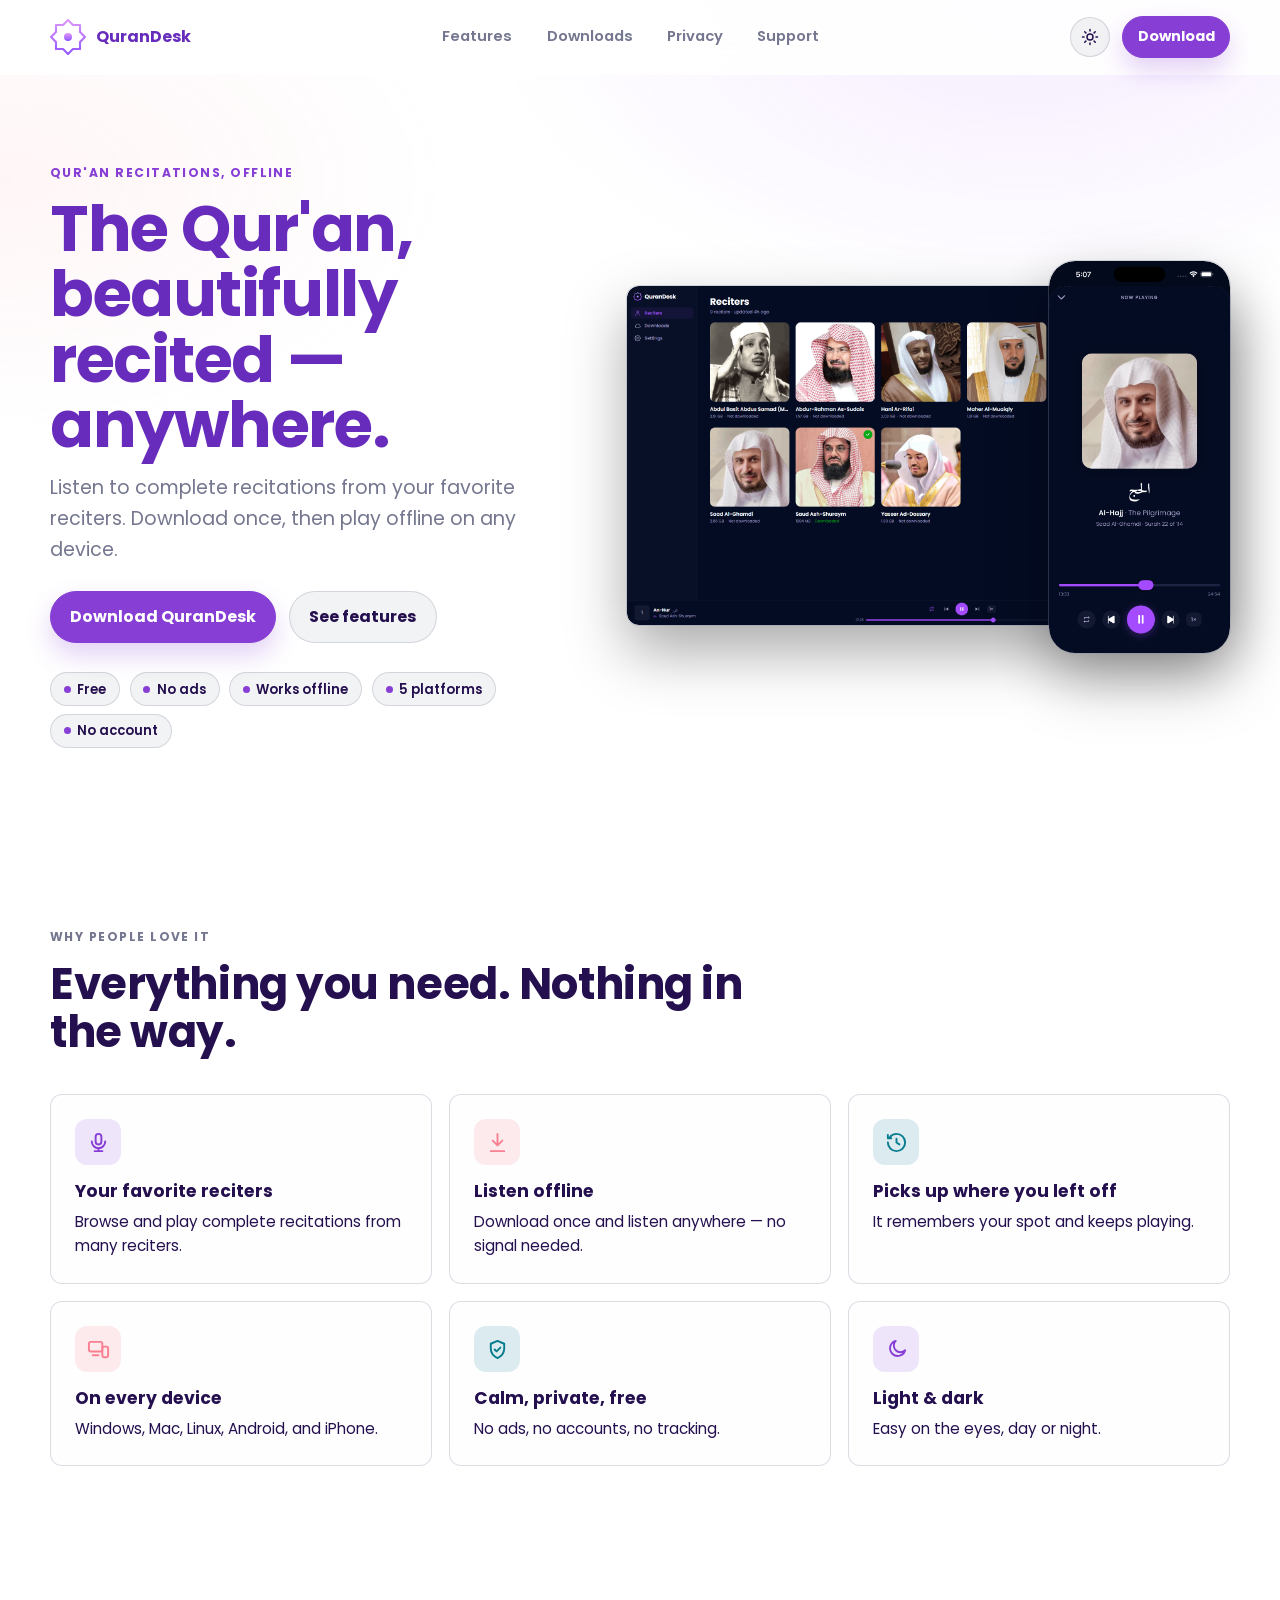
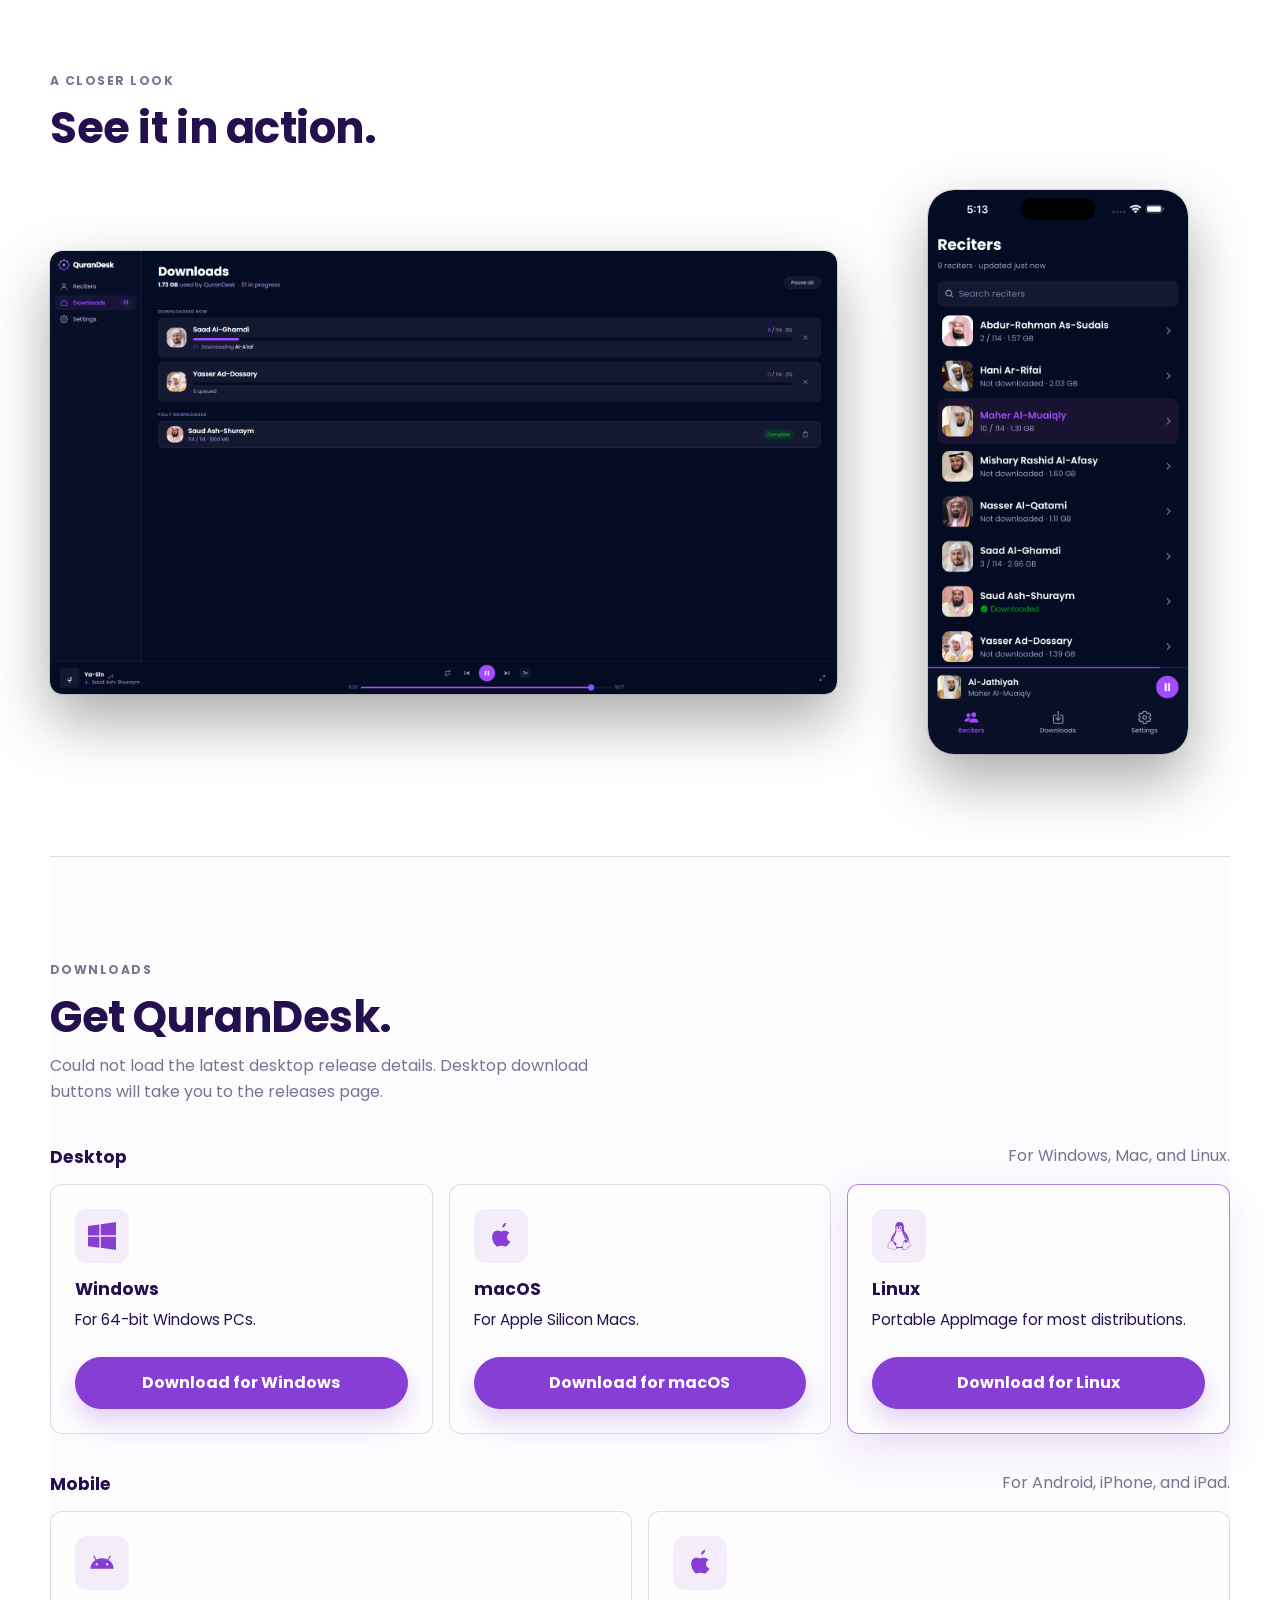
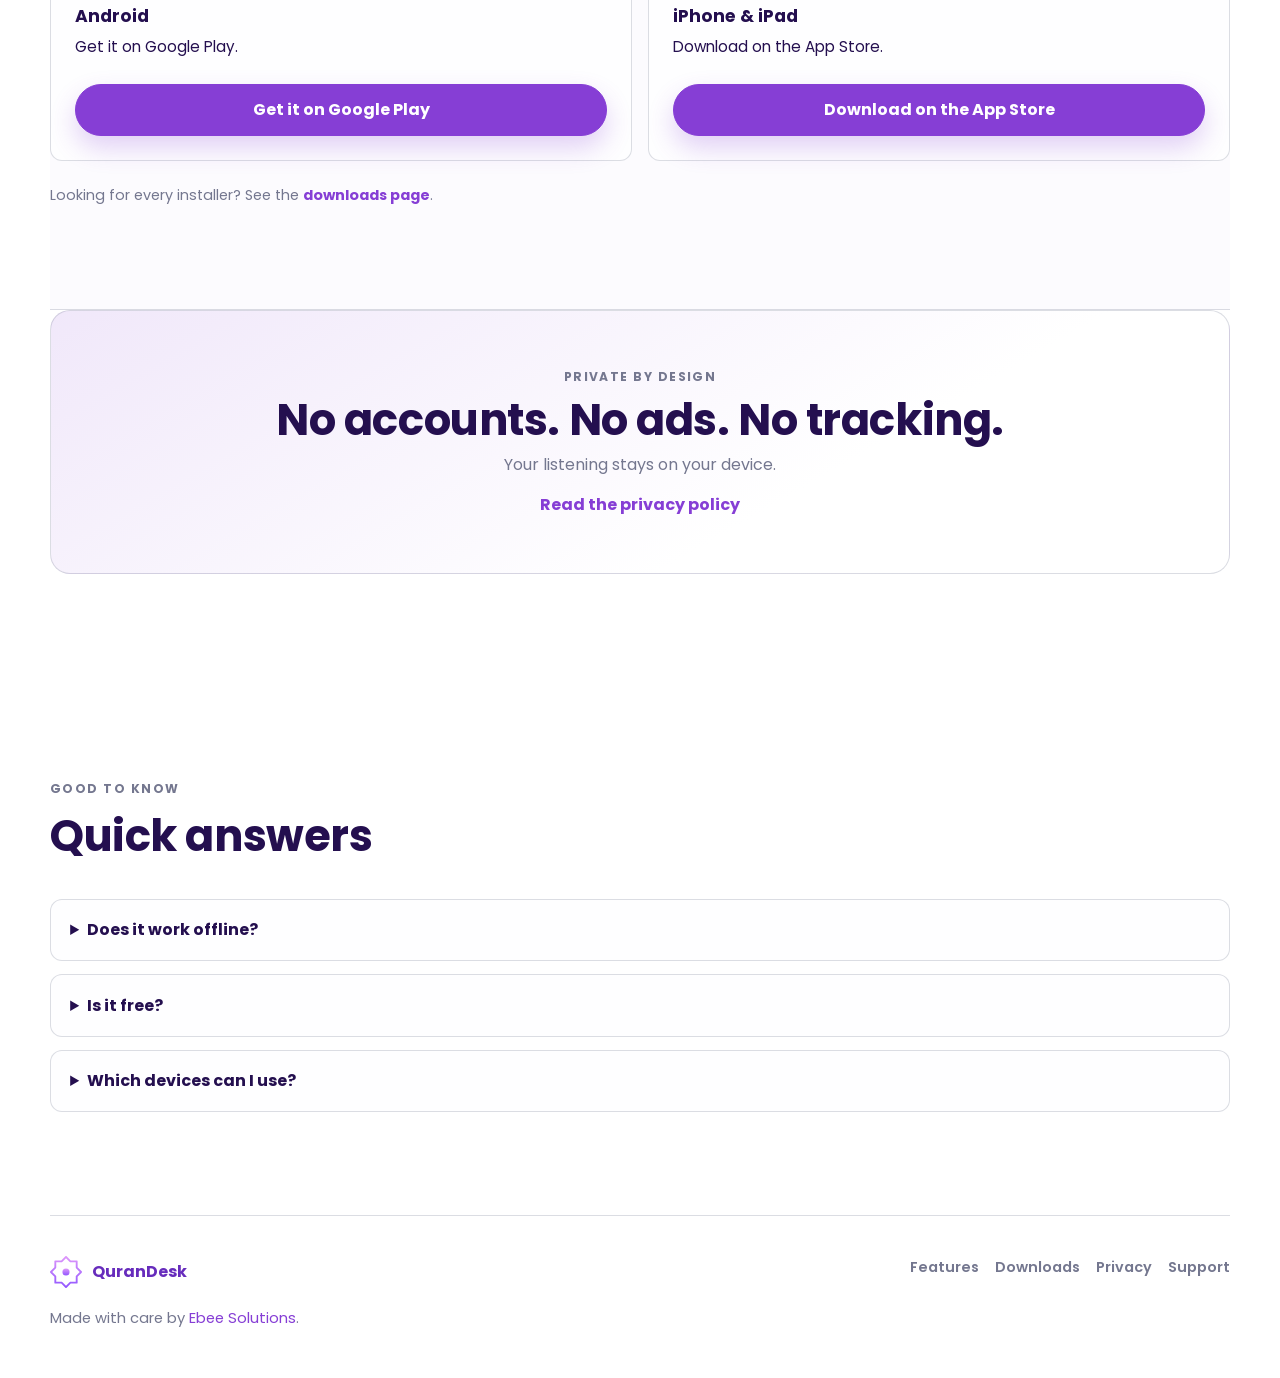
<file: index.html>
<!doctype html>
<html lang="en">
  <head>
    <meta charset="utf-8" />
    <meta name="viewport" content="width=device-width, initial-scale=1" />
    <meta name="color-scheme" content="light dark" />
    <meta
      name="description"
      content="Listen to beautiful Qur'an recitations from your favorite reciters. Download once and play offline on Windows, Mac, Linux, Android, and iPhone. Free, no ads, no account."
    />
    <meta property="og:title" content="QuranDesk" />
    <meta
      property="og:description"
      content="The Qur'an, beautifully recited — listen offline on any device. Free, no ads, no account."
    />
    <meta property="og:type" content="website" />
    <meta property="og:url" content="https://qurandesk.app/" />
    <meta property="og:image" content="https://qurandesk.app/assets/icon.png" />
    <link rel="canonical" href="https://qurandesk.app/" />
    <link rel="icon" href="assets/icon.png" />
    <link
      rel="preload"
      href="assets/fonts/Poppins-Regular.ttf"
      as="font"
      type="font/ttf"
      crossorigin
    />
    <link
      rel="preload"
      href="assets/fonts/Poppins-SemiBold.ttf"
      as="font"
      type="font/ttf"
      crossorigin
    />
    <link rel="stylesheet" href="styles/base.css" />
    <link rel="stylesheet" href="styles/index.css" />
    <script>
      const savedTheme = localStorage.getItem("qurandesk-site-theme");
      const prefersDark = matchMedia("(prefers-color-scheme: dark)").matches;
      document.documentElement.dataset.theme =
        savedTheme === "light" || savedTheme === "dark"
          ? savedTheme
          : prefersDark
            ? "dark"
            : "light";
    </script>
    <title>QuranDesk | The Qur'an, beautifully recited — anywhere</title>
  </head>
  <body>
    <a class="skip-link" href="#main">Skip to content</a>

    <header class="site-header" data-elevated="false">
      <nav class="nav" aria-label="Primary navigation">
        <a class="brand" href="index.html" aria-label="QuranDesk home">
          <img src="assets/logo.svg" alt="" width="36" height="36" />
          <span>QuranDesk</span>
        </a>
        <div class="nav-links">
          <a href="#features">Features</a>
          <a href="downloads.html">Downloads</a>
          <a href="privacy.html">Privacy</a>
          <a href="support.html">Support</a>
        </div>
        <div class="nav-actions">
          <button
            class="icon-button"
            type="button"
            data-theme-toggle
            aria-label="Switch theme"
          >
            <svg class="sun-icon" viewBox="0 0 24 24" aria-hidden="true">
              <circle cx="12" cy="12" r="4" />
              <path
                d="M12 2v2M12 20v2M4 12H2M22 12h-2M5 5l1.5 1.5M17.5 17.5 19 19M19 5l-1.5 1.5M6.5 17.5 5 19"
              />
            </svg>
            <svg class="moon-icon" viewBox="0 0 24 24" aria-hidden="true">
              <path d="M20 15.5A8.5 8.5 0 0 1 8.5 4 7 7 0 1 0 20 15.5Z" />
            </svg>
          </button>
          <a class="button button-small" href="#downloads">Download</a>
        </div>
      </nav>
    </header>

    <main id="main">
      <section class="hero" id="top" aria-labelledby="hero-title">
        <div class="hero-copy">
          <p class="eyebrow">Qur'an recitations, offline</p>
          <h1 id="hero-title">The Qur'an, beautifully recited — anywhere.</h1>
          <p class="hero-lede">
            Listen to complete recitations from your favorite reciters. Download
            once, then play offline on any device.
          </p>
          <div class="hero-actions" aria-label="Primary actions">
            <a class="button" href="#downloads" data-primary-download
              >Download QuranDesk</a
            >
            <a class="button button-ghost" href="#features">See features</a>
          </div>
          <ul class="trust-strip" aria-label="What QuranDesk offers">
            <li>Free</li>
            <li>No ads</li>
            <li>Works offline</li>
            <li>5 platforms</li>
            <li>No account</li>
          </ul>
        </div>

        <div class="product-scene" aria-label="QuranDesk on desktop and mobile">
          <figure class="shot shot-desktop" data-label="QuranDesk for desktop">
            <img
              src="assets/screenshots/desktop.png"
              alt="QuranDesk desktop app showing the reciter library"
              onerror="this.remove()"
            />
          </figure>
          <figure class="shot shot-phone" data-label="On your phone">
            <img
              src="assets/screenshots/mobile-player.png"
              alt="QuranDesk mobile app now playing screen"
              onerror="this.remove()"
            />
          </figure>
        </div>
      </section>

      <section
        class="feature-band"
        id="features"
        aria-labelledby="features-title"
      >
        <div class="section-heading">
          <p class="eyebrow">Why people love it</p>
          <h2 id="features-title">Everything you need. Nothing in the way.</h2>
        </div>
        <div class="feature-grid feature-grid-six">
          <article>
            <div class="feature-icon" aria-hidden="true">
              <svg viewBox="0 0 24 24">
                <rect x="9" y="3" width="6" height="11" rx="3" />
                <path d="M5 11a7 7 0 0 0 14 0M12 18v3M8 21h8" />
              </svg>
            </div>
            <h3>Your favorite reciters</h3>
            <p>Browse and play complete recitations from many reciters.</p>
          </article>
          <article>
            <div class="feature-icon feature-icon-warm" aria-hidden="true">
              <svg viewBox="0 0 24 24">
                <path d="M12 3v12M7 10l5 5 5-5" />
                <path d="M5 21h14" />
              </svg>
            </div>
            <h3>Listen offline</h3>
            <p>Download once and listen anywhere — no signal needed.</p>
          </article>
          <article>
            <div class="feature-icon feature-icon-green" aria-hidden="true">
              <svg viewBox="0 0 24 24">
                <path d="M3 12a9 9 0 1 0 9-9 9 9 0 0 0-7 3.5M3 4v3.5h3.5" />
                <path d="M12 8v4l3 2" />
              </svg>
            </div>
            <h3>Picks up where you left off</h3>
            <p>It remembers your spot and keeps playing.</p>
          </article>
          <article>
            <div class="feature-icon feature-icon-warm" aria-hidden="true">
              <svg viewBox="0 0 24 24">
                <rect x="2" y="4" width="14" height="10" rx="2" />
                <rect x="16" y="9" width="6" height="11" rx="1.5" />
                <path d="M6 18h6" />
              </svg>
            </div>
            <h3>On every device</h3>
            <p>Windows, Mac, Linux, Android, and iPhone.</p>
          </article>
          <article>
            <div class="feature-icon feature-icon-green" aria-hidden="true">
              <svg viewBox="0 0 24 24">
                <path d="M12 3l7 3v5c0 4.5-3 8-7 10-4-2-7-5.5-7-10V6z" />
                <path d="M9 12l2 2 4-4" />
              </svg>
            </div>
            <h3>Calm, private, free</h3>
            <p>No ads, no accounts, no tracking.</p>
          </article>
          <article>
            <div class="feature-icon" aria-hidden="true">
              <svg viewBox="0 0 24 24">
                <path d="M21 12.8A8 8 0 1 1 11.2 3a6.5 6.5 0 0 0 9.8 9.8z" />
              </svg>
            </div>
            <h3>Light &amp; dark</h3>
            <p>Easy on the eyes, day or night.</p>
          </article>
        </div>
      </section>

      <section class="showcase" aria-labelledby="showcase-title">
        <div class="section-heading">
          <p class="eyebrow">A closer look</p>
          <h2 id="showcase-title">See it in action.</h2>
        </div>
        <div class="showcase-grid">
          <figure class="shot shot-desktop" data-label="Manage your library">
            <img
              src="assets/screenshots/desktop-alt.png"
              alt="QuranDesk desktop downloads and library view"
              loading="lazy"
              onerror="this.remove()"
            />
          </figure>
          <figure
            class="shot shot-phone shot-phone-static"
            data-label="Reciters on mobile"
          >
            <img
              src="assets/screenshots/mobile-reciters.png"
              alt="QuranDesk mobile reciters list"
              loading="lazy"
              onerror="this.remove()"
            />
          </figure>
        </div>
      </section>

      <section
        class="download-band"
        id="downloads"
        aria-labelledby="downloads-title"
      >
        <div class="section-heading">
          <p class="eyebrow">Downloads</p>
          <h2 id="downloads-title">Get QuranDesk.</h2>
          <p data-release-status>Free on every platform.</p>
        </div>

        <div class="download-group" aria-labelledby="desktop-downloads-title">
          <div class="download-group-heading">
            <h3 id="desktop-downloads-title">Desktop</h3>
            <p>For Windows, Mac, and Linux.</p>
          </div>
          <div class="download-grid">
            <article class="download-card" data-platform-card="windows">
              <div class="download-icon" aria-hidden="true">
                <svg viewBox="0 0 24 24">
                  <path
                    d="M0 3.449 9.75 2.1v9.451H0m10.949-9.602L24 0v11.4H10.949M0 12.6h9.75v9.451L0 20.699M10.949 12.6H24V24l-13.051-1.85"
                  />
                </svg>
              </div>
              <h3>Windows</h3>
              <p>For 64-bit Windows PCs.</p>
              <a
                class="button download-link"
                data-desktop-platform="windows"
                href="https://github.com/ebeeraheem/qurandesk-electron/releases/latest"
                >Download for Windows</a
              >
            </article>
            <article class="download-card" data-platform-card="mac">
              <div class="download-icon" aria-hidden="true">
                <svg viewBox="0 0 24 24">
                  <path
                    d="M17.05 20.28c-.98.95-2.05.8-3.08.35-1.09-.46-2.09-.48-3.24 0-1.44.62-2.2.44-3.06-.35C2.79 15.25 3.51 7.59 9.05 7.31c1.35.07 2.29.74 3.08.74 1.21 0 2.16-.74 3.59-.62 1.6.13 2.81.79 3.59 2.07-3.23 1.87-2.71 6.15.74 7.13-.59 1.32-1.36 2.62-2.99 3.66m-4.05-15.4c-.16-2.43 1.81-4.13 3.31-4.34.21 2.13-1.85 4.14-3.31 4.34"
                  />
                </svg>
              </div>
              <h3>macOS</h3>
              <p>For Apple Silicon Macs.</p>
              <a
                class="button download-link"
                data-desktop-platform="mac"
                href="https://github.com/ebeeraheem/qurandesk-electron/releases/latest"
                >Download for macOS</a
              >
            </article>
            <article class="download-card" data-platform-card="linux">
              <div class="download-icon" aria-hidden="true">
                <svg viewBox="0 0 16 16">
                  <path
                    d="M8.996 4.497c.104-.076.1-.168.186-.158s.022.102-.098.207c-.12.104-.308.243-.46.323-.291.152-.631.336-.993.336s-.647-.167-.853-.33c-.102-.082-.186-.162-.248-.221-.11-.086-.096-.207-.052-.204.075.01.087.109.134.153.064.06.144.137.241.214.195.154.454.304.778.304s.702-.19.932-.32c.13-.073.297-.204.433-.304M7.34 3.781c.055-.02.123-.031.174-.003.011.006.024.021.02.034-.012.038-.074.032-.11.05-.032.017-.057.052-.093.054-.034 0-.086-.012-.09-.046-.007-.044.058-.072.1-.089m.581-.003c.05-.028.119-.018.173.003.041.017.106.045.1.09-.004.033-.057.046-.09.045-.036-.002-.062-.037-.093-.053-.036-.019-.098-.013-.11-.051-.004-.013.008-.028.02-.034"
                  />
                  <path
                    fill-rule="evenodd"
                    d="M8.446.019c2.521.003 2.38 2.66 2.364 4.093-.01.939.509 1.574 1.04 2.244.474.56 1.095 1.38 1.45 2.32.29.765.402 1.613.115 2.465a.8.8 0 0 1 .254.152l.001.002c.207.175.271.447.329.698.058.252.112.488.224.615.344.382.494.667.48.922-.015.254-.203.43-.435.57-.465.28-1.164.491-1.586 1.002-.443.527-.99.83-1.505.871a1.25 1.25 0 0 1-1.256-.716v-.001a1 1 0 0 1-.078-.21c-.67.038-1.252-.165-1.718-.128-.687.038-1.116.204-1.506.206-.151.331-.445.547-.808.63-.5.114-1.126 0-1.743-.324-.577-.306-1.31-.278-1.85-.39-.27-.057-.51-.157-.626-.384-.116-.226-.095-.538.07-.988.051-.16.012-.398-.026-.648a2.5 2.5 0 0 1-.037-.369c0-.133.022-.265.087-.386v-.002c.14-.266.368-.377.577-.451s.397-.125.53-.258c.143-.15.27-.374.443-.56q.036-.037.073-.07c-.081-.538.007-1.105.192-1.662.393-1.18 1.223-2.314 1.811-3.014.502-.713.65-1.287.701-2.016.042-.997-.705-3.974 2.112-4.2q.168-.015.321-.013m2.596 10.866-.03.016c-.223.121-.348.337-.427.656-.08.32-.107.733-.13 1.206v.001c-.023.37-.192.824-.31 1.267s-.176.862-.036 1.128v.002c.226.452.608.636 1.051.601s.947-.304 1.36-.795c.474-.576 1.218-.796 1.638-1.05.21-.126.324-.242.333-.4.009-.157-.097-.403-.425-.767-.17-.192-.217-.462-.274-.71-.056-.247-.122-.468-.26-.585l-.001-.001c-.18-.157-.356-.17-.565-.164q-.069.001-.14.005c-.239.275-.805.612-1.197.508-.359-.09-.562-.508-.587-.918m-7.204.03H3.83c-.189.002-.314.09-.44.225-.149.158-.276.382-.445.56v.002h-.002c-.183.184-.414.239-.61.31-.195.069-.353.143-.46.35v.002c-.085.155-.066.378-.029.624.038.245.096.507.018.746v.002l-.001.002c-.157.427-.155.678-.082.822.074.143.235.22.48.272.493.103 1.26.069 1.906.41.583.305 1.168.404 1.598.305.431-.098.712-.369.75-.867v-.002c.029-.292-.195-.673-.485-1.052-.29-.38-.633-.752-.795-1.09v-.002l-.61-1.11c-.21-.286-.43-.462-.68-.5a1 1 0 0 0-.106-.008M9.584 4.85c-.14.2-.386.37-.695.467-.147.048-.302.17-.495.28a1.3 1.3 0 0 1-.74.19.97.97 0 0 1-.582-.227c-.14-.113-.25-.237-.394-.322a3 3 0 0 1-.192-.126c-.063 1.179-.85 2.658-1.226 3.511a5.4 5.4 0 0 0-.43 1.917c-.68-.906-.184-2.066.081-2.568.297-.55.343-.701.27-.649-.266.436-.685 1.13-.848 1.844-.085.372-.1.749.01 1.097.11.349.345.67.766.931.573.351.963.703 1.193 1.015s.302.584.23.777a.4.4 0 0 1-.212.22.7.7 0 0 1-.307.056l.184.235c.094.124.186.249.266.375 1.179.805 2.567.496 3.568-.218.1-.342.197-.664.212-.903.024-.474.05-.896.136-1.245s.244-.634.53-.791a1 1 0 0 1 .138-.061q.005-.045.013-.087c.082-.546.569-.572 1.18-.303.588.266.81.499.71.814h.13c.122-.398-.133-.69-.822-1.025l-.137-.06a2.35 2.35 0 0 0-.012-1.113c-.188-.79-.704-1.49-1.098-1.838-.072-.003-.065.06.081.203.363.333 1.156 1.532.727 2.644a1.2 1.2 0 0 0-.342-.043c-.164-.907-.543-1.66-.735-2.014-.359-.668-.918-2.036-1.158-2.983M7.72 3.503a1 1 0 0 0-.312.053c-.268.093-.447.286-.559.391-.022.021-.05.04-.119.091s-.172.126-.321.238q-.198.151-.13.38c.046.15.192.325.459.476.166.098.28.23.41.334a1 1 0 0 0 .215.133.9.9 0 0 0 .298.066c.282.017.49-.068.673-.173s.34-.233.518-.29c.365-.115.627-.345.709-.564a.37.37 0 0 0-.01-.309c-.048-.096-.148-.187-.318-.257h-.001c-.354-.151-.507-.162-.705-.29-.321-.207-.587-.28-.807-.279m-.89-1.122h-.025a.4.4 0 0 0-.278.135.76.76 0 0 0-.191.334 1.2 1.2 0 0 0-.051.445v.001c.01.162.041.299.102.436.05.116.109.204.183.274l.089-.065.117-.09-.023-.018a.4.4 0 0 1-.11-.161.7.7 0 0 1-.054-.22v-.01a.7.7 0 0 1 .014-.234.4.4 0 0 1 .08-.179q.056-.069.126-.073h.013a.18.18 0 0 1 .123.05c.045.04.08.09.11.162a.7.7 0 0 1 .054.22v.01a.7.7 0 0 1-.002.17 1.1 1.1 0 0 1 .317-.143 1.3 1.3 0 0 0 .002-.194V3.23a1.2 1.2 0 0 0-.102-.437.8.8 0 0 0-.227-.31.4.4 0 0 0-.268-.102m1.95-.155a.63.63 0 0 0-.394.14.9.9 0 0 0-.287.376 1.2 1.2 0 0 0-.1.51v.015q0 .079.01.152c.114.027.278.074.406.138a1 1 0 0 1-.011-.172.8.8 0 0 1 .058-.278.5.5 0 0 1 .139-.2.26.26 0 0 1 .182-.069.26.26 0 0 1 .178.081c.055.054.094.12.124.21.029.086.042.17.04.27l-.002.012a.8.8 0 0 1-.057.277c-.024.059-.089.106-.122.145.046.016.09.03.146.052a5 5 0 0 1 .248.102 1.2 1.2 0 0 0 .244-.763 1.2 1.2 0 0 0-.11-.495.9.9 0 0 0-.294-.37.64.64 0 0 0-.39-.133z"
                  />
                </svg>
              </div>
              <h3>Linux</h3>
              <p>Portable AppImage for most distributions.</p>
              <a
                class="button download-link"
                data-desktop-platform="linux"
                href="https://github.com/ebeeraheem/qurandesk-electron/releases/latest"
                >Download for Linux</a
              >
            </article>
          </div>
        </div>

        <div class="download-group" aria-labelledby="mobile-downloads-title">
          <div class="download-group-heading">
            <h3 id="mobile-downloads-title">Mobile</h3>
            <p>For Android, iPhone, and iPad.</p>
          </div>
          <div class="download-grid download-grid-two">
            <article class="download-card" data-platform-card="android">
              <div class="download-icon" aria-hidden="true">
                <svg viewBox="0 0 24 24">
                  <path
                    d="M17.6 9.48 19.44 6.3a.5.5 0 0 0-.86-.5l-1.86 3.22a11.1 11.1 0 0 0-9.44 0L5.42 5.8a.5.5 0 0 0-.86.5L6.4 9.48C3.73 11.05 2 13.82 2 17h20c0-3.18-1.73-5.95-4.4-7.52ZM7.5 14a1 1 0 1 1 0-2 1 1 0 0 1 0 2Zm9 0a1 1 0 1 1 0-2 1 1 0 0 1 0 2Z"
                  />
                </svg>
              </div>
              <h3>Android</h3>
              <p>Get it on Google Play.</p>
              <a
                class="button download-link"
                data-store-platform="android"
                href="https://play.google.com/store/apps/details?id=com.ebeesolutions.qurandesk"
                >Get it on Google Play</a
              >
            </article>
            <article class="download-card" data-platform-card="ios">
              <div class="download-icon" aria-hidden="true">
                <svg viewBox="0 0 24 24">
                  <path
                    d="M17.05 20.28c-.98.95-2.05.8-3.08.35-1.09-.46-2.09-.48-3.24 0-1.44.62-2.2.44-3.06-.35C2.79 15.25 3.51 7.59 9.05 7.31c1.35.07 2.29.74 3.08.74 1.21 0 2.16-.74 3.59-.62 1.6.13 2.81.79 3.59 2.07-3.23 1.87-2.71 6.15.74 7.13-.59 1.32-1.36 2.62-2.99 3.66m-4.05-15.4c-.16-2.43 1.81-4.13 3.31-4.34.21 2.13-1.85 4.14-3.31 4.34"
                  />
                </svg>
              </div>
              <h3>iPhone &amp; iPad</h3>
              <p>Download on the App Store.</p>
              <a
                class="button download-link"
                data-store-platform="ios"
                href="https://apps.apple.com/app/qurandesk/id6775770845"
                >Download on the App Store</a
              >
            </article>
          </div>
        </div>

        <p class="download-note">
          Looking for every installer? See the
          <a href="downloads.html">downloads page</a>.
        </p>
      </section>

      <section class="privacy-callout" aria-labelledby="privacy-title">
        <div class="privacy-callout-inner">
          <p class="eyebrow">Private by design</p>
          <h2 id="privacy-title">No accounts. No ads. No tracking.</h2>
          <p>Your listening stays on your device.</p>
          <a class="text-link" href="privacy.html">Read the privacy policy</a>
        </div>
      </section>

      <section class="faq-section" id="faq" aria-labelledby="faq-title">
        <div class="section-heading">
          <p class="eyebrow">Good to know</p>
          <h2 id="faq-title">Quick answers</h2>
        </div>
        <div class="faq-list">
          <details>
            <summary>Does it work offline?</summary>
            <p>
              Yes. Download a surah once, and it plays from your device anytime
              — no internet needed.
            </p>
          </details>
          <details>
            <summary>Is it free?</summary>
            <p>Completely. No ads, no subscriptions, no in-app purchases.</p>
          </details>
          <details>
            <summary>Which devices can I use?</summary>
            <p>Windows, Mac, Linux, Android, iPhone, and iPad.</p>
          </details>
        </div>
      </section>
    </main>

    <footer class="footer">
      <div>
        <a class="brand" href="index.html">
          <img src="assets/logo.svg" alt="" width="32" height="32" />
          <span>QuranDesk</span>
        </a>
        <p>
          Made with care by
          <a
            class="studio-link"
            href="https://ebeesolutions.com"
            target="_blank"
            rel="noopener"
            >Ebee Solutions</a
          >.
        </p>
      </div>
      <nav aria-label="Footer navigation">
        <a href="#features">Features</a>
        <a href="downloads.html">Downloads</a>
        <a href="privacy.html">Privacy</a>
        <a href="support.html">Support</a>
      </nav>
    </footer>

    <script src="scripts/ui.js" type="module"></script>
    <script src="scripts/downloads.js" type="module"></script>
  </body>
</html>
</file>
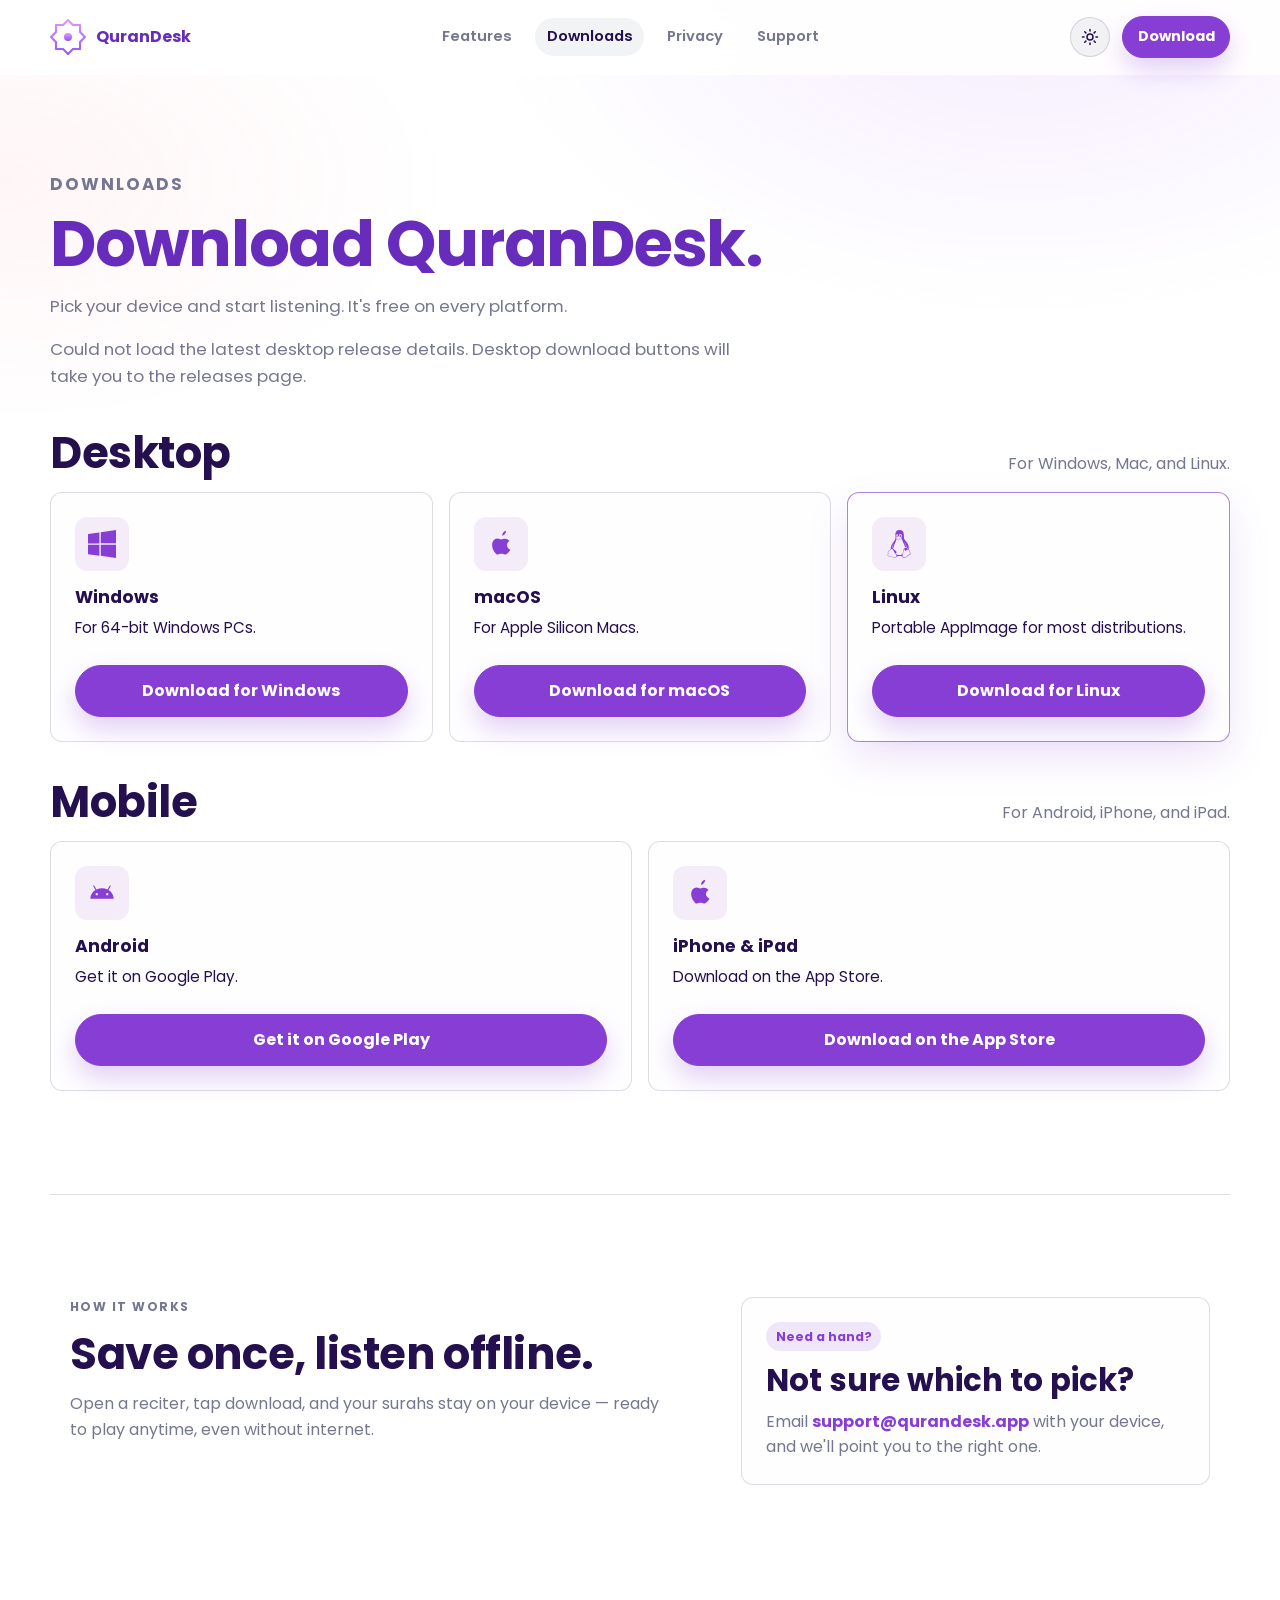
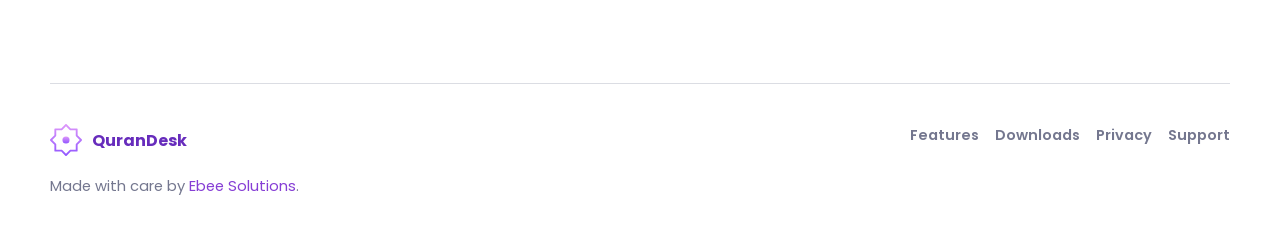
<file: downloads.html>
<!doctype html>
<html lang="en">
  <head>
    <meta charset="utf-8" />
    <meta name="viewport" content="width=device-width, initial-scale=1" />
    <meta name="color-scheme" content="light dark" />
    <meta
      name="description"
      content="Download QuranDesk for Windows, macOS, Linux, Android, iPhone, and iPad."
    />
    <meta property="og:title" content="Download QuranDesk" />
    <meta
      property="og:description"
      content="Install QuranDesk on desktop and mobile devices."
    />
    <meta property="og:type" content="website" />
    <meta property="og:url" content="https://qurandesk.app/downloads.html" />
    <meta property="og:image" content="https://qurandesk.app/assets/icon.png" />
    <link rel="canonical" href="https://qurandesk.app/downloads.html" />
    <link rel="icon" href="assets/icon.png" />
    <link
      rel="preload"
      href="assets/fonts/Poppins-Regular.ttf"
      as="font"
      type="font/ttf"
      crossorigin
    />
    <link
      rel="preload"
      href="assets/fonts/Poppins-SemiBold.ttf"
      as="font"
      type="font/ttf"
      crossorigin
    />
    <link rel="stylesheet" href="styles/base.css" />
    <link rel="stylesheet" href="styles/downloads.css" />
    <script>
      const savedTheme = localStorage.getItem("qurandesk-site-theme");
      const prefersDark = matchMedia("(prefers-color-scheme: dark)").matches;
      document.documentElement.dataset.theme =
        savedTheme === "light" || savedTheme === "dark"
          ? savedTheme
          : prefersDark
            ? "dark"
            : "light";
    </script>
    <title>Downloads | QuranDesk</title>
  </head>
  <body>
    <a class="skip-link" href="#main">Skip to content</a>

    <header class="site-header" data-elevated="false">
      <nav class="nav" aria-label="Primary navigation">
        <a class="brand" href="index.html" aria-label="QuranDesk home">
          <img src="assets/logo.svg" alt="" width="36" height="36" />
          <span>QuranDesk</span>
        </a>
        <div class="nav-links">
          <a href="index.html#features">Features</a>
          <a href="downloads.html" aria-current="page">Downloads</a>
          <a href="privacy.html">Privacy</a>
          <a href="support.html">Support</a>
        </div>
        <div class="nav-actions">
          <button
            class="icon-button"
            type="button"
            data-theme-toggle
            aria-label="Switch theme"
          >
            <svg class="sun-icon" viewBox="0 0 24 24" aria-hidden="true">
              <circle cx="12" cy="12" r="4" />
              <path
                d="M12 2v2M12 20v2M4 12H2M22 12h-2M5 5l1.5 1.5M17.5 17.5 19 19M19 5l-1.5 1.5M6.5 17.5 5 19"
              />
            </svg>
            <svg class="moon-icon" viewBox="0 0 24 24" aria-hidden="true">
              <path d="M20 15.5A8.5 8.5 0 0 1 8.5 4 7 7 0 1 0 20 15.5Z" />
            </svg>
          </button>
          <a class="button button-small" href="#downloads">Download</a>
        </div>
      </nav>
    </header>

    <main id="main" class="page-main">
      <section class="page-hero" aria-labelledby="downloads-page-title">
        <p class="eyebrow">Downloads</p>
        <h1 id="downloads-page-title">Download QuranDesk.</h1>
        <p>
          Pick your device and start listening. It's free on every platform.
        </p>
        <p class="updated" data-release-status>Free on every platform.</p>
      </section>

      <section
        class="download-band page-download-band"
        id="downloads"
        aria-labelledby="desktop-downloads-title"
      >
        <div class="download-group">
          <div class="download-group-heading">
            <h2 id="desktop-downloads-title">Desktop</h2>
            <p>For Windows, Mac, and Linux.</p>
          </div>
          <div class="download-grid">
            <article class="download-card" data-platform-card="windows">
              <div class="download-icon" aria-hidden="true">
                <svg viewBox="0 0 24 24">
                  <path
                    d="M0 3.449 9.75 2.1v9.451H0m10.949-9.602L24 0v11.4H10.949M0 12.6h9.75v9.451L0 20.699M10.949 12.6H24V24l-13.051-1.85"
                  />
                </svg>
              </div>
              <h3>Windows</h3>
              <p>For 64-bit Windows PCs.</p>
              <a
                class="button download-link"
                data-desktop-platform="windows"
                href="https://github.com/ebeeraheem/qurandesk-electron/releases/latest"
                >Download for Windows</a
              >
            </article>
            <article class="download-card" data-platform-card="mac">
              <div class="download-icon" aria-hidden="true">
                <svg viewBox="0 0 24 24">
                  <path
                    d="M17.05 20.28c-.98.95-2.05.8-3.08.35-1.09-.46-2.09-.48-3.24 0-1.44.62-2.2.44-3.06-.35C2.79 15.25 3.51 7.59 9.05 7.31c1.35.07 2.29.74 3.08.74 1.21 0 2.16-.74 3.59-.62 1.6.13 2.81.79 3.59 2.07-3.23 1.87-2.71 6.15.74 7.13-.59 1.32-1.36 2.62-2.99 3.66m-4.05-15.4c-.16-2.43 1.81-4.13 3.31-4.34.21 2.13-1.85 4.14-3.31 4.34"
                  />
                </svg>
              </div>
              <h3>macOS</h3>
              <p>For Apple Silicon Macs.</p>
              <a
                class="button download-link"
                data-desktop-platform="mac"
                href="https://github.com/ebeeraheem/qurandesk-electron/releases/latest"
                >Download for macOS</a
              >
            </article>
            <article class="download-card" data-platform-card="linux">
              <div class="download-icon" aria-hidden="true">
                <svg viewBox="0 0 16 16">
                  <path
                    d="M8.996 4.497c.104-.076.1-.168.186-.158s.022.102-.098.207c-.12.104-.308.243-.46.323-.291.152-.631.336-.993.336s-.647-.167-.853-.33c-.102-.082-.186-.162-.248-.221-.11-.086-.096-.207-.052-.204.075.01.087.109.134.153.064.06.144.137.241.214.195.154.454.304.778.304s.702-.19.932-.32c.13-.073.297-.204.433-.304M7.34 3.781c.055-.02.123-.031.174-.003.011.006.024.021.02.034-.012.038-.074.032-.11.05-.032.017-.057.052-.093.054-.034 0-.086-.012-.09-.046-.007-.044.058-.072.1-.089m.581-.003c.05-.028.119-.018.173.003.041.017.106.045.1.09-.004.033-.057.046-.09.045-.036-.002-.062-.037-.093-.053-.036-.019-.098-.013-.11-.051-.004-.013.008-.028.02-.034"
                  />
                  <path
                    fill-rule="evenodd"
                    d="M8.446.019c2.521.003 2.38 2.66 2.364 4.093-.01.939.509 1.574 1.04 2.244.474.56 1.095 1.38 1.45 2.32.29.765.402 1.613.115 2.465a.8.8 0 0 1 .254.152l.001.002c.207.175.271.447.329.698.058.252.112.488.224.615.344.382.494.667.48.922-.015.254-.203.43-.435.57-.465.28-1.164.491-1.586 1.002-.443.527-.99.83-1.505.871a1.25 1.25 0 0 1-1.256-.716v-.001a1 1 0 0 1-.078-.21c-.67.038-1.252-.165-1.718-.128-.687.038-1.116.204-1.506.206-.151.331-.445.547-.808.63-.5.114-1.126 0-1.743-.324-.577-.306-1.31-.278-1.85-.39-.27-.057-.51-.157-.626-.384-.116-.226-.095-.538.07-.988.051-.16.012-.398-.026-.648a2.5 2.5 0 0 1-.037-.369c0-.133.022-.265.087-.386v-.002c.14-.266.368-.377.577-.451s.397-.125.53-.258c.143-.15.27-.374.443-.56q.036-.037.073-.07c-.081-.538.007-1.105.192-1.662.393-1.18 1.223-2.314 1.811-3.014.502-.713.65-1.287.701-2.016.042-.997-.705-3.974 2.112-4.2q.168-.015.321-.013m2.596 10.866-.03.016c-.223.121-.348.337-.427.656-.08.32-.107.733-.13 1.206v.001c-.023.37-.192.824-.31 1.267s-.176.862-.036 1.128v.002c.226.452.608.636 1.051.601s.947-.304 1.36-.795c.474-.576 1.218-.796 1.638-1.05.21-.126.324-.242.333-.4.009-.157-.097-.403-.425-.767-.17-.192-.217-.462-.274-.71-.056-.247-.122-.468-.26-.585l-.001-.001c-.18-.157-.356-.17-.565-.164q-.069.001-.140.005c-.239.275-.805.612-1.197.508-.359-.09-.562-.508-.587-.918m-7.204.03H3.83c-.189.002-.314.09-.44.225-.149.158-.276.382-.445.56v.002h-.002c-.183.184-.414.239-.61.31-.195.069-.353.143-.46.35v.002c-.085.155-.066.378-.029.624.038.245.096.507.018.746v.002l-.001.002c-.157.427-.155.678-.082.822.074.143.235.22.48.272.493.103 1.26.069 1.906.41.583.305 1.168.404 1.598.305.431-.098.712-.369.75-.867v-.002c.029-.292-.195-.673-.485-1.052-.29-.38-.633-.752-.795-1.09v-.002l-.61-1.11c-.21-.286-.43-.462-.68-.5a1 1 0 0 0-.106-.008M9.584 4.85c-.14.2-.386.37-.695.467-.147.048-.302.17-.495.28a1.3 1.3 0 0 1-.74.19.97.97 0 0 1-.582-.227c-.14-.113-.25-.237-.394-.322a3 3 0 0 1-.192-.126c-.063 1.179-.85 2.658-1.226 3.511a5.4 5.4 0 0 0-.43 1.917c-.68-.906-.184-2.066.081-2.568.297-.55.343-.701.27-.649-.266.436-.685 1.13-.848 1.844-.085.372-.1.749.01 1.097.11.349.345.67.766.931.573.351.963.703 1.193 1.015s.302.584.23.777a.4.4 0 0 1-.212.22.7.7 0 0 1-.307.056l.184.235c.094.124.186.249.266.375 1.179.805 2.567.496 3.568-.218.1-.342.197-.664.212-.903.024-.474.05-.896.136-1.245s.244-.634.53-.791a1 1 0 0 1 .138-.061q.005-.045.013-.087c.082-.546.569-.572 1.18-.303.588.266.81.499.71.814h.13c.122-.398-.133-.69-.822-1.025l-.137-.06a2.35 2.35 0 0 0-.012-1.113c-.188-.79-.704-1.49-1.098-1.838-.072-.003-.065.06.081.203.363.333 1.156 1.532.727 2.644a1.2 1.2 0 0 0-.342-.043c-.164-.907-.543-1.66-.735-2.014-.359-.668-.918-2.036-1.158-2.983M7.72 3.503a1 1 0 0 0-.312.053c-.268.093-.447.286-.559.391-.022.021-.05.04-.119.091s-.172.126-.321.238q-.198.151-.13.38c.046.15.192.325.459.476.166.098.28.23.41.334a1 1 0 0 0 .215.133.9.9 0 0 0 .298.066c.282.017.49-.068.673-.173s.34-.233.518-.29c.365-.115.627-.345.709-.564a.37.37 0 0 0-.01-.309c-.048-.096-.148-.187-.318-.257h-.001c-.354-.151-.507-.162-.705-.29-.321-.207-.587-.28-.807-.279m-.89-1.122h-.025a.4.4 0 0 0-.278.135.76.76 0 0 0-.191.334 1.2 1.2 0 0 0-.051.445v.001c.01.162.041.299.102.436.05.116.109.204.183.274l.089-.065.117-.09-.023-.018a.4.4 0 0 1-.11-.161.7.7 0 0 1-.054-.22v-.01a.7.7 0 0 1 .014-.234.4.4 0 0 1 .08-.179q.056-.069.126-.073h.013a.18.18 0 0 1 .123.05c.045.04.08.09.11.162a.7.7 0 0 1 .054.22v.01a.7.7 0 0 1-.002.17 1.1 1.1 0 0 1 .317-.143 1.3 1.3 0 0 0 .002-.194V3.23a1.2 1.2 0 0 0-.102-.437.8.8 0 0 0-.227-.31.4.4 0 0 0-.268-.102m1.95-.155a.63.63 0 0 0-.394.14.9.9 0 0 0-.287.376 1.2 1.2 0 0 0-.1.51v.015q0 .079.01.152c.114.027.278.074.406.138a1 1 0 0 1-.011-.172.8.8 0 0 1 .058-.278.5.5 0 0 1 .139-.2.26.26 0 0 1 .182-.069.26.26 0 0 1 .178.081c.055.054.094.12.124.21.029.086.042.17.04.27l-.002.012a.8.8 0 0 1-.057.277c-.024.059-.089.106-.122.145.046.016.09.03.146.052a5 5 0 0 1 .248.102 1.2 1.2 0 0 0 .244-.763 1.2 1.2 0 0 0-.11-.495.9.9 0 0 0-.294-.37.64.64 0 0 0-.39-.133z"
                  />
                </svg>
              </div>
              <h3>Linux</h3>
              <p>Portable AppImage for most distributions.</p>
              <a
                class="button download-link"
                data-desktop-platform="linux"
                href="https://github.com/ebeeraheem/qurandesk-electron/releases/latest"
                >Download for Linux</a
              >
            </article>
          </div>
        </div>

        <div class="download-group" aria-labelledby="mobile-downloads-title">
          <div class="download-group-heading">
            <h2 id="mobile-downloads-title">Mobile</h2>
            <p>For Android, iPhone, and iPad.</p>
          </div>
          <div class="download-grid download-grid-two">
            <article class="download-card" data-platform-card="android">
              <div class="download-icon" aria-hidden="true">
                <svg viewBox="0 0 24 24">
                  <path
                    d="M17.6 9.48 19.44 6.3a.5.5 0 0 0-.86-.5l-1.86 3.22a11.1 11.1 0 0 0-9.44 0L5.42 5.8a.5.5 0 0 0-.86.5L6.4 9.48C3.73 11.05 2 13.82 2 17h20c0-3.18-1.73-5.95-4.4-7.52ZM7.5 14a1 1 0 1 1 0-2 1 1 0 0 1 0 2Zm9 0a1 1 0 1 1 0-2 1 1 0 0 1 0 2Z"
                  />
                </svg>
              </div>
              <h3>Android</h3>
              <p>Get it on Google Play.</p>
              <a
                class="button download-link"
                data-store-platform="android"
                href="https://play.google.com/store/apps/details?id=com.ebeesolutions.qurandesk"
                >Get it on Google Play</a
              >
            </article>
            <article class="download-card" data-platform-card="ios">
              <div class="download-icon" aria-hidden="true">
                <svg viewBox="0 0 24 24">
                  <path
                    d="M17.05 20.28c-.98.95-2.05.8-3.08.35-1.09-.46-2.09-.48-3.24 0-1.44.62-2.2.44-3.06-.35C2.79 15.25 3.51 7.59 9.05 7.31c1.35.07 2.29.74 3.08.74 1.21 0 2.16-.74 3.59-.62 1.6.13 2.81.79 3.59 2.07-3.23 1.87-2.71 6.15.74 7.13-.59 1.32-1.36 2.62-2.99 3.66m-4.05-15.4c-.16-2.43 1.81-4.13 3.31-4.34.21 2.13-1.85 4.14-3.31 4.34"
                  />
                </svg>
              </div>
              <h3>iPhone &amp; iPad</h3>
              <p>Download on the App Store.</p>
              <a
                class="button download-link"
                data-store-platform="ios"
                href="https://apps.apple.com/app/qurandesk/id6775770845"
                >Download on the App Store</a
              >
            </article>
          </div>
        </div>
      </section>

      <section class="split-section" aria-labelledby="download-help-title">
        <div>
          <p class="eyebrow">How it works</p>
          <h2 id="download-help-title">Save once, listen offline.</h2>
          <p>
            Open a reciter, tap download, and your surahs stay on your device —
            ready to play anytime, even without internet.
          </p>
        </div>
        <div class="studio-card">
          <span>Need a hand?</span>
          <strong>Not sure which to pick?</strong>
          <p>
            Email
            <a href="mailto:support@qurandesk.app">support@qurandesk.app</a>
            with your device, and we'll point you to the right one.
          </p>
        </div>
      </section>
    </main>

    <footer class="footer">
      <div>
        <a class="brand" href="index.html">
          <img src="assets/logo.svg" alt="" width="32" height="32" />
          <span>QuranDesk</span>
        </a>
        <p>
          Made with care by
          <a
            class="studio-link"
            href="https://ebeesolutions.com"
            target="_blank"
            rel="noopener"
            >Ebee Solutions</a
          >.
        </p>
      </div>
      <nav aria-label="Footer navigation">
        <a href="index.html#features">Features</a>
        <a href="downloads.html" aria-current="page">Downloads</a>
        <a href="privacy.html">Privacy</a>
        <a href="support.html">Support</a>
      </nav>
    </footer>

    <script src="scripts/ui.js" type="module"></script>
    <script src="scripts/downloads.js" type="module"></script>
  </body>
</html>
</file>
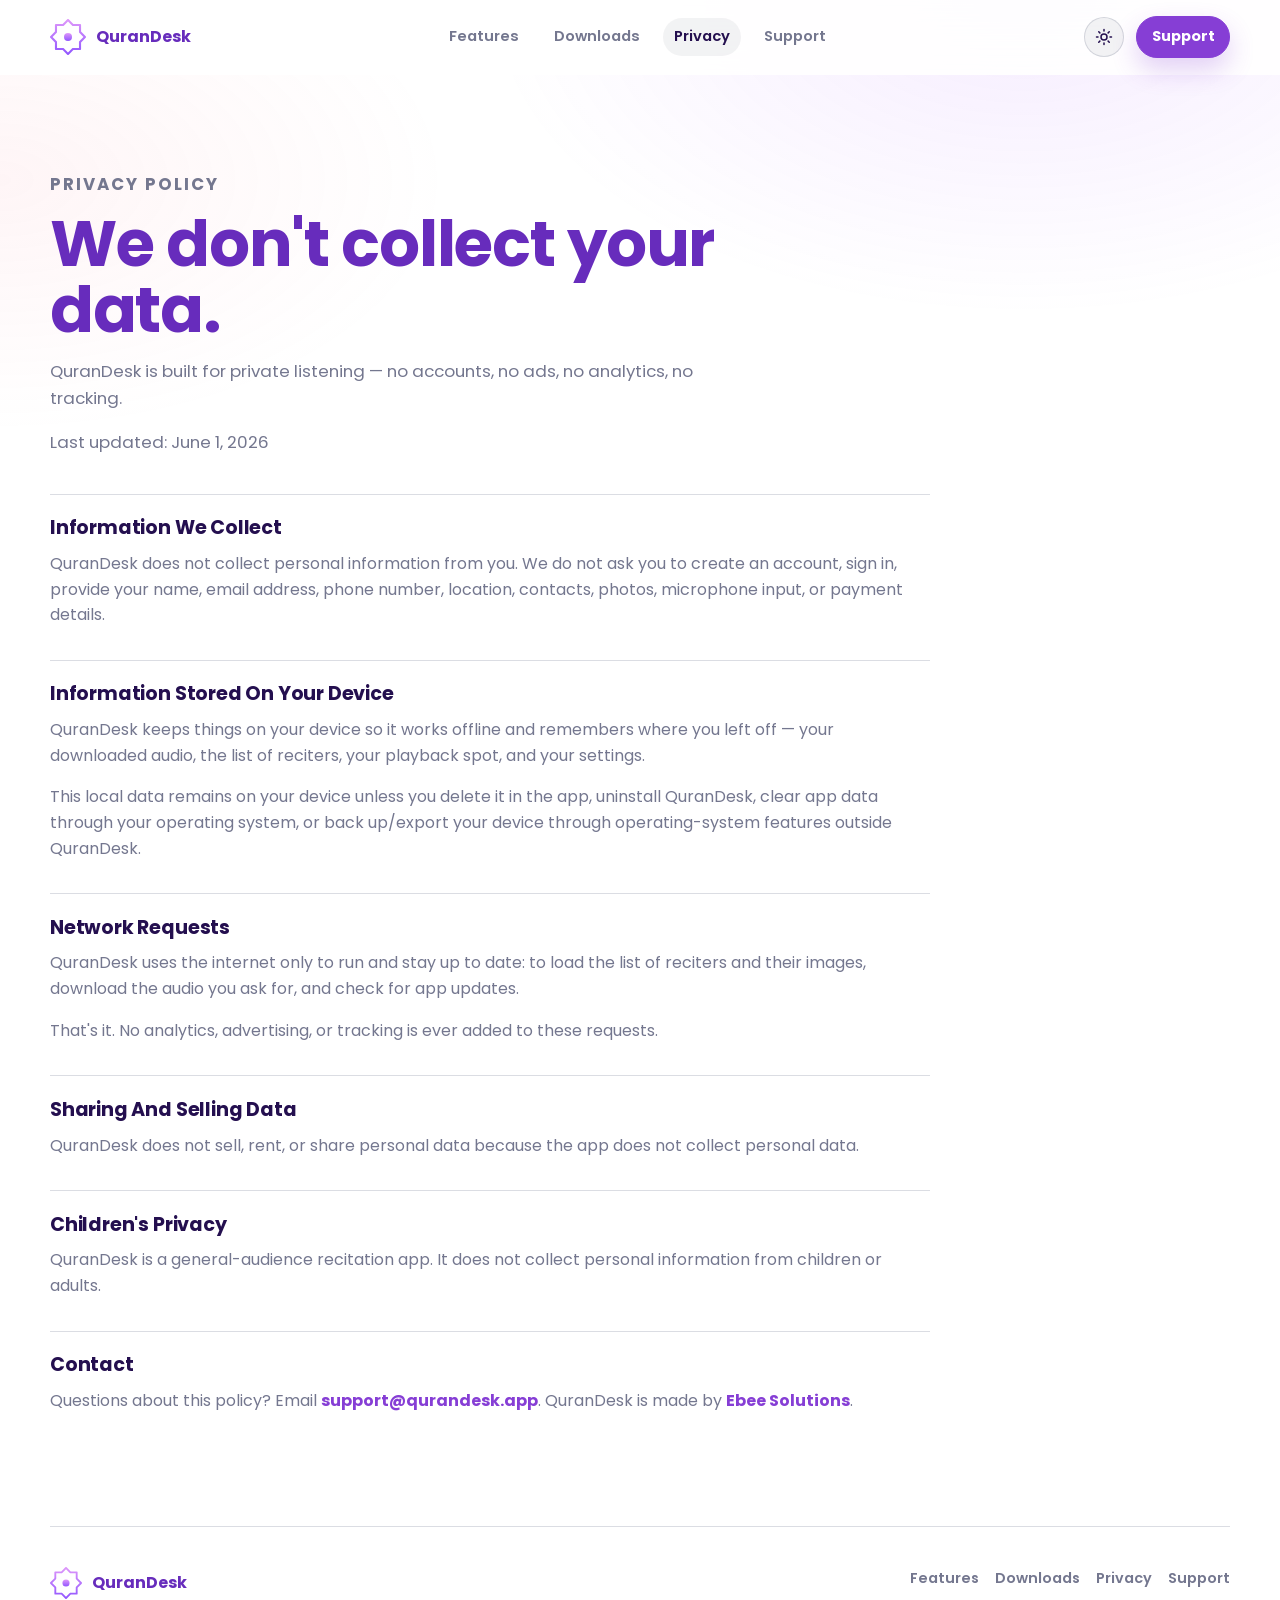
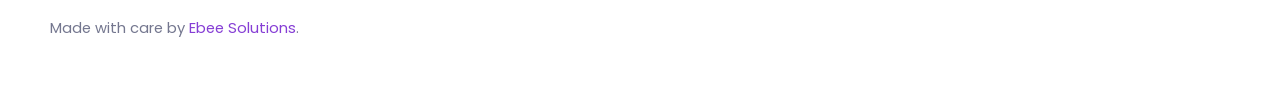
<file: privacy.html>
<!doctype html>
<html lang="en">
  <head>
    <meta charset="utf-8" />
    <meta name="viewport" content="width=device-width, initial-scale=1" />
    <meta name="color-scheme" content="light dark" />
    <meta
      name="description"
      content="Privacy policy for QuranDesk. QuranDesk does not collect personal data, use accounts, analytics, ads, or tracking."
    />
    <meta property="og:title" content="QuranDesk Privacy Policy" />
    <meta
      property="og:description"
      content="QuranDesk does not collect personal data, use accounts, analytics, ads, or tracking."
    />
    <meta property="og:type" content="website" />
    <meta property="og:url" content="https://qurandesk.app/privacy.html" />
    <meta property="og:image" content="https://qurandesk.app/assets/icon.png" />
    <link rel="canonical" href="https://qurandesk.app/privacy.html" />
    <link rel="icon" href="assets/icon.png" />
    <link
      rel="preload"
      href="assets/fonts/Poppins-Regular.ttf"
      as="font"
      type="font/ttf"
      crossorigin
    />
    <link
      rel="preload"
      href="assets/fonts/Poppins-SemiBold.ttf"
      as="font"
      type="font/ttf"
      crossorigin
    />
    <link rel="stylesheet" href="styles/base.css" />
    <link rel="stylesheet" href="styles/privacy.css" />
    <script>
      const savedTheme = localStorage.getItem("qurandesk-site-theme");
      const prefersDark = matchMedia("(prefers-color-scheme: dark)").matches;
      document.documentElement.dataset.theme =
        savedTheme === "light" || savedTheme === "dark"
          ? savedTheme
          : prefersDark
            ? "dark"
            : "light";
    </script>
    <title>Privacy Policy | QuranDesk</title>
  </head>
  <body>
    <a class="skip-link" href="#main">Skip to content</a>

    <header class="site-header" data-elevated="false">
      <nav class="nav" aria-label="Primary navigation">
        <a class="brand" href="index.html" aria-label="QuranDesk home">
          <img src="assets/logo.svg" alt="" width="36" height="36" />
          <span>QuranDesk</span>
        </a>
        <div class="nav-links">
          <a href="index.html#features">Features</a>
          <a href="downloads.html">Downloads</a>
          <a href="privacy.html" aria-current="page">Privacy</a>
          <a href="support.html">Support</a>
        </div>
        <div class="nav-actions">
          <button
            class="icon-button"
            type="button"
            data-theme-toggle
            aria-label="Switch theme"
          >
            <svg class="sun-icon" viewBox="0 0 24 24" aria-hidden="true">
              <circle cx="12" cy="12" r="4" />
              <path
                d="M12 2v2M12 20v2M4 12H2M22 12h-2M5 5l1.5 1.5M17.5 17.5 19 19M19 5l-1.5 1.5M6.5 17.5 5 19"
              />
            </svg>
            <svg class="moon-icon" viewBox="0 0 24 24" aria-hidden="true">
              <path d="M20 15.5A8.5 8.5 0 0 1 8.5 4 7 7 0 1 0 20 15.5Z" />
            </svg>
          </button>
          <a class="button button-small" href="support.html">Support</a>
        </div>
      </nav>
    </header>

    <main id="main" class="page-main">
      <section class="page-hero" aria-labelledby="privacy-title">
        <p class="eyebrow">Privacy policy</p>
        <h1 id="privacy-title">We don't collect your data.</h1>
        <p>
          QuranDesk is built for private listening — no accounts, no ads, no
          analytics, no tracking.
        </p>
        <p class="updated">Last updated: June 1, 2026</p>
      </section>

      <article class="policy-content">
        <section aria-labelledby="privacy-collect">
          <h2 id="privacy-collect">Information We Collect</h2>
          <p>
            QuranDesk does not collect personal information from you. We do not
            ask you to create an account, sign in, provide your name, email
            address, phone number, location, contacts, photos, microphone input,
            or payment details.
          </p>
        </section>

        <section aria-labelledby="privacy-local">
          <h2 id="privacy-local">Information Stored On Your Device</h2>
          <p>
            QuranDesk keeps things on your device so it works offline and
            remembers where you left off — your downloaded audio, the list of
            reciters, your playback spot, and your settings.
          </p>
          <p>
            This local data remains on your device unless you delete it in the
            app, uninstall QuranDesk, clear app data through your operating
            system, or back up/export your device through operating-system
            features outside QuranDesk.
          </p>
        </section>

        <section aria-labelledby="privacy-network">
          <h2 id="privacy-network">Network Requests</h2>
          <p>
            QuranDesk uses the internet only to run and stay up to date: to load
            the list of reciters and their images, download the audio you ask
            for, and check for app updates.
          </p>
          <p>
            That's it. No analytics, advertising, or tracking is ever added to
            these requests.
          </p>
        </section>

        <section aria-labelledby="privacy-sharing">
          <h2 id="privacy-sharing">Sharing And Selling Data</h2>
          <p>
            QuranDesk does not sell, rent, or share personal data because the
            app does not collect personal data.
          </p>
        </section>

        <section aria-labelledby="privacy-children">
          <h2 id="privacy-children">Children's Privacy</h2>
          <p>
            QuranDesk is a general-audience recitation app. It does not collect
            personal information from children or adults.
          </p>
        </section>

        <section aria-labelledby="privacy-contact">
          <h2 id="privacy-contact">Contact</h2>
          <p>
            Questions about this policy? Email
            <a href="mailto:support@qurandesk.app">support@qurandesk.app</a>.
            QuranDesk is made by
            <a href="https://ebeesolutions.com" target="_blank" rel="noopener"
              >Ebee Solutions</a
            >.
          </p>
        </section>
      </article>
    </main>

    <footer class="footer">
      <div>
        <a class="brand" href="index.html">
          <img src="assets/logo.svg" alt="" width="32" height="32" />
          <span>QuranDesk</span>
        </a>
        <p>
          Made with care by
          <a
            class="studio-link"
            href="https://ebeesolutions.com"
            target="_blank"
            rel="noopener"
            >Ebee Solutions</a
          >.
        </p>
      </div>
      <nav aria-label="Footer navigation">
        <a href="index.html#features">Features</a>
        <a href="downloads.html">Downloads</a>
        <a href="privacy.html" aria-current="page">Privacy</a>
        <a href="support.html">Support</a>
      </nav>
    </footer>

    <script src="scripts/ui.js" type="module"></script>
  </body>
</html>
</file>
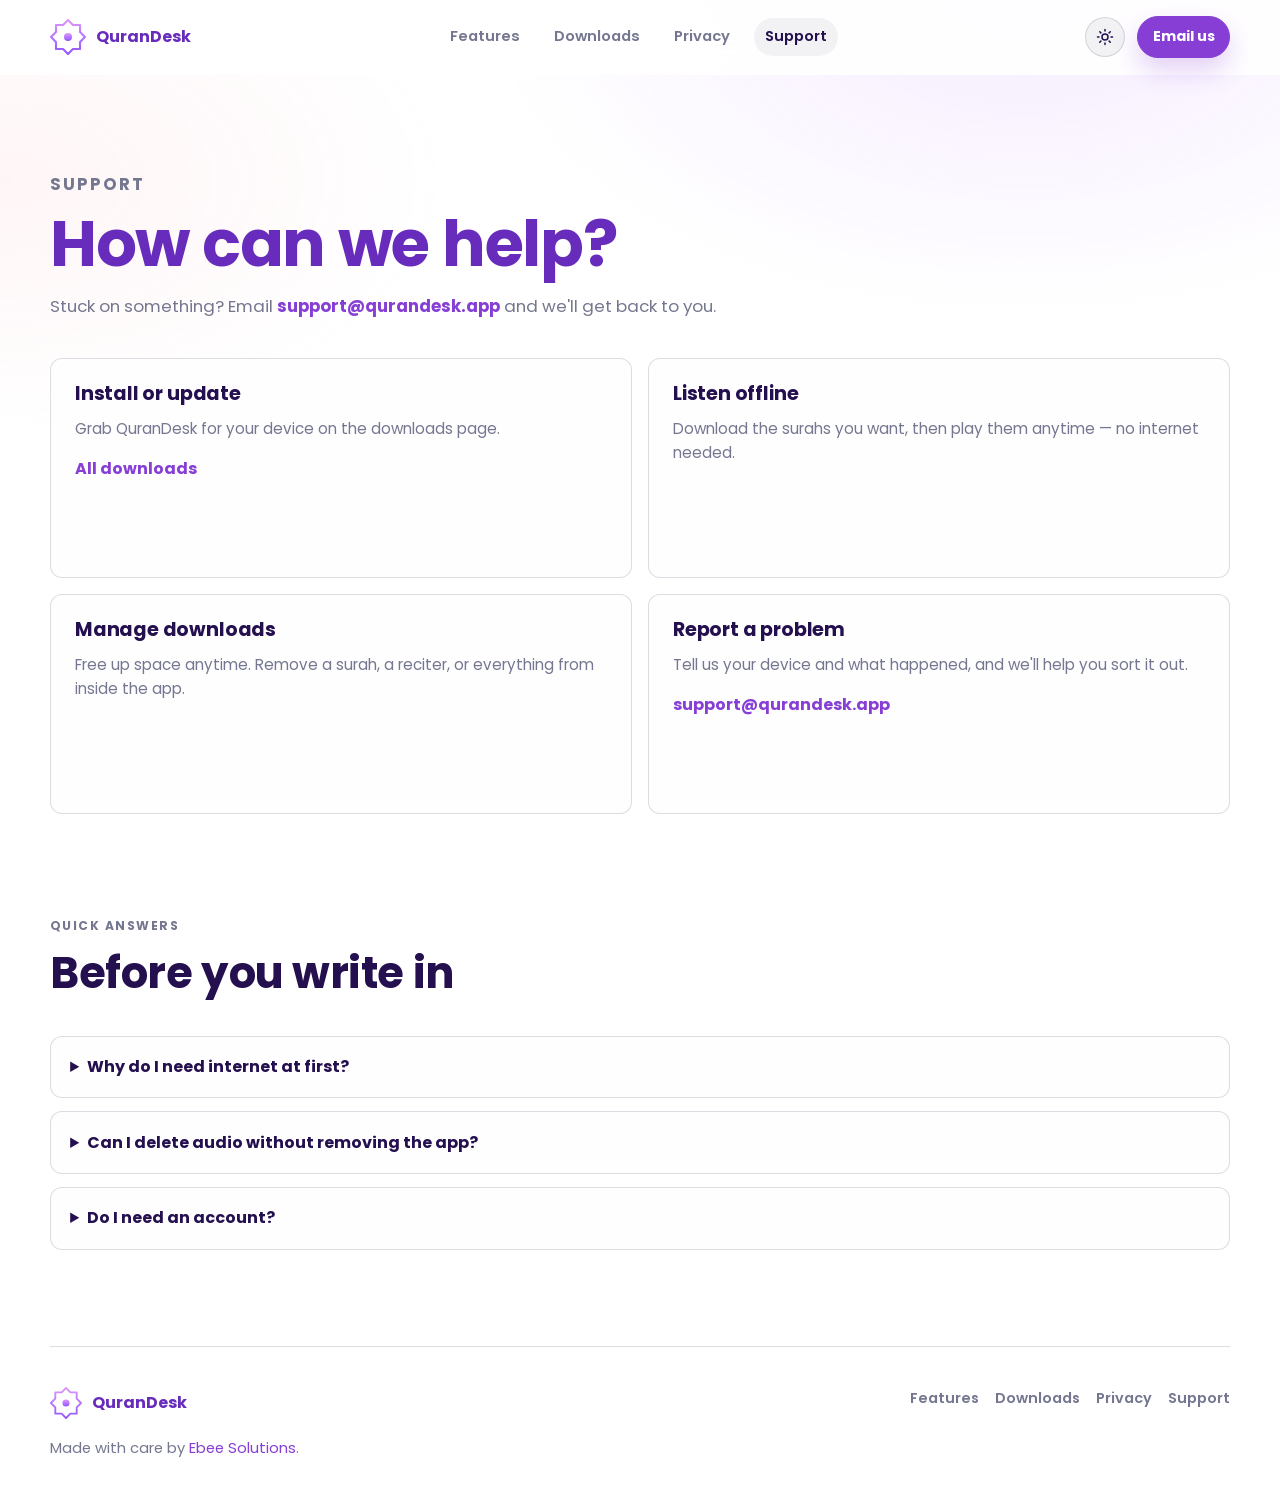
<file: support.html>
<!doctype html>
<html lang="en">
  <head>
    <meta charset="utf-8" />
    <meta name="viewport" content="width=device-width, initial-scale=1" />
    <meta name="color-scheme" content="light dark" />
    <meta
      name="description"
      content="Get help with QuranDesk installs, downloads, offline listening, storage, and issue reports."
    />
    <meta property="og:title" content="QuranDesk Support" />
    <meta
      property="og:description"
      content="Help for QuranDesk installs, offline listening, downloads, storage, and issue reports."
    />
    <meta property="og:type" content="website" />
    <meta property="og:url" content="https://qurandesk.app/support.html" />
    <meta property="og:image" content="https://qurandesk.app/assets/icon.png" />
    <link rel="canonical" href="https://qurandesk.app/support.html" />
    <link rel="icon" href="assets/icon.png" />
    <link
      rel="preload"
      href="assets/fonts/Poppins-Regular.ttf"
      as="font"
      type="font/ttf"
      crossorigin
    />
    <link
      rel="preload"
      href="assets/fonts/Poppins-SemiBold.ttf"
      as="font"
      type="font/ttf"
      crossorigin
    />
    <link rel="stylesheet" href="styles/base.css" />
    <link rel="stylesheet" href="styles/support.css" />
    <script>
      const savedTheme = localStorage.getItem("qurandesk-site-theme");
      const prefersDark = matchMedia("(prefers-color-scheme: dark)").matches;
      document.documentElement.dataset.theme =
        savedTheme === "light" || savedTheme === "dark"
          ? savedTheme
          : prefersDark
            ? "dark"
            : "light";
    </script>
    <title>Support | QuranDesk</title>
  </head>
  <body>
    <a class="skip-link" href="#main">Skip to content</a>

    <header class="site-header" data-elevated="false">
      <nav class="nav" aria-label="Primary navigation">
        <a class="brand" href="index.html" aria-label="QuranDesk home">
          <img src="assets/logo.svg" alt="" width="36" height="36" />
          <span>QuranDesk</span>
        </a>
        <div class="nav-links">
          <a href="index.html#features">Features</a>
          <a href="downloads.html">Downloads</a>
          <a href="privacy.html">Privacy</a>
          <a href="support.html" aria-current="page">Support</a>
        </div>
        <div class="nav-actions">
          <button
            class="icon-button"
            type="button"
            data-theme-toggle
            aria-label="Switch theme"
          >
            <svg class="sun-icon" viewBox="0 0 24 24" aria-hidden="true">
              <circle cx="12" cy="12" r="4" />
              <path
                d="M12 2v2M12 20v2M4 12H2M22 12h-2M5 5l1.5 1.5M17.5 17.5 19 19M19 5l-1.5 1.5M6.5 17.5 5 19"
              />
            </svg>
            <svg class="moon-icon" viewBox="0 0 24 24" aria-hidden="true">
              <path d="M20 15.5A8.5 8.5 0 0 1 8.5 4 7 7 0 1 0 20 15.5Z" />
            </svg>
          </button>
          <a class="button button-small" href="mailto:support@qurandesk.app"
            >Email us</a
          >
        </div>
      </nav>
    </header>

    <main id="main" class="page-main">
      <section class="page-hero" aria-labelledby="support-title">
        <p class="eyebrow">Support</p>
        <h1 id="support-title">How can we help?</h1>
        <p>
          Stuck on something? Email
          <a href="mailto:support@qurandesk.app">support@qurandesk.app</a>
          and we'll get back to you.
        </p>
      </section>

      <section class="support-grid" aria-label="Support topics">
        <article>
          <h2>Install or update</h2>
          <p>Grab QuranDesk for your device on the downloads page.</p>
          <a class="text-link" href="downloads.html">All downloads</a>
        </article>
        <article>
          <h2>Listen offline</h2>
          <p>
            Download the surahs you want, then play them anytime — no internet
            needed.
          </p>
        </article>
        <article>
          <h2>Manage downloads</h2>
          <p>
            Free up space anytime. Remove a surah, a reciter, or everything from
            inside the app.
          </p>
        </article>
        <article>
          <h2>Report a problem</h2>
          <p>
            Tell us your device and what happened, and we'll help you sort it
            out.
          </p>
          <a class="text-link" href="mailto:support@qurandesk.app"
            >support@qurandesk.app</a
          >
        </article>
      </section>

      <section class="faq-section compact-faq" aria-labelledby="support-faq">
        <div class="section-heading">
          <p class="eyebrow">Quick answers</p>
          <h2 id="support-faq">Before you write in</h2>
        </div>
        <div class="faq-list">
          <details>
            <summary>Why do I need internet at first?</summary>
            <p>
              Only to download the recitations you want. After that, they play
              straight from your device — offline.
            </p>
          </details>
          <details>
            <summary>Can I delete audio without removing the app?</summary>
            <p>Yes. Remove any download from inside the app, anytime.</p>
          </details>
          <details>
            <summary>Do I need an account?</summary>
            <p>No. No sign-in, no subscriptions, no in-app purchases.</p>
          </details>
        </div>
      </section>
    </main>

    <footer class="footer">
      <div>
        <a class="brand" href="index.html">
          <img src="assets/logo.svg" alt="" width="32" height="32" />
          <span>QuranDesk</span>
        </a>
        <p>
          Made with care by
          <a
            class="studio-link"
            href="https://ebeesolutions.com"
            target="_blank"
            rel="noopener"
            >Ebee Solutions</a
          >.
        </p>
      </div>
      <nav aria-label="Footer navigation">
        <a href="index.html#features">Features</a>
        <a href="downloads.html">Downloads</a>
        <a href="privacy.html">Privacy</a>
        <a href="support.html" aria-current="page">Support</a>
      </nav>
    </footer>

    <script src="scripts/ui.js" type="module"></script>
  </body>
</html>
</file>
<file: styles/base.css>
/* ============================================================
   base.css — shared foundation loaded on every page
   Design tokens, reset, typography, header/nav, buttons,
   footer, shared components (download cards, FAQ), utilities.
   ============================================================ */

@font-face {
  font-family: 'Poppins';
  font-weight: 400;
  font-style: normal;
  font-display: swap;
  src: url('../assets/fonts/Poppins-Regular.ttf') format('truetype');
}

@font-face {
  font-family: 'Poppins';
  font-weight: 500;
  font-style: normal;
  font-display: swap;
  src: url('../assets/fonts/Poppins-Medium.ttf') format('truetype');
}

@font-face {
  font-family: 'Poppins';
  font-weight: 600;
  font-style: normal;
  font-display: swap;
  src: url('../assets/fonts/Poppins-SemiBold.ttf') format('truetype');
}

@font-face {
  font-family: 'Poppins';
  font-weight: 700;
  font-style: normal;
  font-display: swap;
  src: url('../assets/fonts/Poppins-Bold.ttf') format('truetype');
}

@font-face {
  font-family: 'Amiri';
  font-weight: 700;
  font-style: normal;
  font-display: swap;
  src: url('../assets/fonts/Amiri-Bold.ttf') format('truetype');
}

:root {
  --bg: #ffffff;
  --surface: #faf8fd;
  --surface-strong: #f4edf9;
  --elev: rgba(18, 25, 49, 0.05);
  --fg: #240f4f;
  --muted: #74778f;
  --faint: #a7b0bc;
  --border: rgba(137, 144, 164, 0.3);
  --primary: #863ed5;
  --primary-deep: #672cbc;
  --primary-bright: #a44aff;
  --warm: #f98091;
  --green: #058f50;
  --cyan: #087c8f;
  --shadow: 0 24px 70px rgba(45, 19, 86, 0.14);
  --radius: 12px;
  --radius-lg: 20px;
  --max: 1180px;
  color-scheme: light;
}

[data-theme='dark'] {
  --bg: #040c23;
  --surface: #081027;
  --surface-strong: #121931;
  --elev: #121931;
  --fg: #ffffff;
  --muted: #a19cc5;
  --faint: #7b80ad;
  --border: rgba(123, 128, 173, 0.22);
  --primary: #a44aff;
  --primary-deep: #ffffff;
  --primary-bright: #c37aff;
  --warm: #ff8798;
  --green: #18b563;
  --cyan: #4dbcd4;
  --shadow: 0 24px 80px rgba(0, 0, 0, 0.32);
  color-scheme: dark;
}

* {
  box-sizing: border-box;
}

html {
  scroll-behavior: smooth;
}

body {
  margin: 0;
  background: var(--bg);
  color: var(--fg);
  font-family:
    'Poppins',
    -apple-system,
    BlinkMacSystemFont,
    'Segoe UI',
    system-ui,
    sans-serif;
  line-height: 1.6;
}

body::before {
  position: fixed;
  inset: 0;
  z-index: -1;
  pointer-events: none;
  content: '';
  background:
    radial-gradient(60% 50% at 80% 0%, rgba(164, 74, 255, 0.1), transparent 70%),
    radial-gradient(50% 40% at 0% 20%, rgba(249, 128, 145, 0.08), transparent 70%);
}

a {
  color: inherit;
  text-decoration: none;
}

img,
svg {
  display: block;
}

button,
input {
  font: inherit;
}

:focus-visible {
  outline: 2px solid var(--primary);
  outline-offset: 3px;
}

.skip-link {
  position: fixed;
  top: 12px;
  left: 12px;
  z-index: 20;
  transform: translateY(-140%);
  border-radius: var(--radius);
  background: var(--primary);
  color: white;
  padding: 0.7rem 1rem;
  font-weight: 700;
}

.skip-link:focus {
  transform: translateY(0);
}

/* ---------- Header ---------- */

.site-header {
  position: sticky;
  top: 0;
  z-index: 10;
  border-bottom: 1px solid transparent;
  background: color-mix(in srgb, var(--bg) 88%, transparent);
  backdrop-filter: blur(18px);
}

.site-header[data-elevated='true'] {
  border-color: var(--border);
}

/* Centered content width shared by every top-level section wrapper. */
.nav,
.hero,
.feature-band,
.split-section,
.download-band,
.faq-section,
.showcase,
.privacy-callout,
.footer,
.page-main {
  width: min(var(--max), calc(100% - 40px));
  margin-inline: auto;
}

.nav {
  display: flex;
  min-height: 74px;
  align-items: center;
  justify-content: space-between;
  gap: 1rem;
}

.brand {
  display: inline-flex;
  align-items: center;
  gap: 0.65rem;
  min-width: max-content;
  font-weight: 700;
  color: var(--primary-deep);
}

[data-theme='dark'] .brand {
  color: var(--fg);
}

.nav-links,
.nav-actions {
  display: flex;
  align-items: center;
  gap: 0.75rem;
}

.nav-links a {
  border-radius: 999px;
  color: var(--muted);
  font-size: 0.92rem;
  font-weight: 600;
  padding: 0.45rem 0.7rem;
}

.nav-links a:hover,
.nav-links a[aria-current='page'] {
  background: var(--elev);
  color: var(--fg);
}

/* ---------- Buttons ---------- */

.button {
  display: inline-flex;
  min-height: 46px;
  align-items: center;
  justify-content: center;
  border: 1px solid var(--primary);
  border-radius: 999px;
  background: var(--primary);
  color: white;
  font-weight: 700;
  padding: 0.78rem 1.2rem;
  text-align: center;
  box-shadow: 0 12px 26px rgba(134, 62, 213, 0.24);
  transition:
    transform 160ms ease,
    opacity 160ms ease,
    box-shadow 160ms ease;
}

.button:hover {
  transform: translateY(-1px);
  opacity: 0.94;
}

.button-small {
  min-height: 38px;
  padding: 0.55rem 0.9rem;
  font-size: 0.9rem;
}

.button-ghost {
  border-color: var(--border);
  background: var(--elev);
  color: var(--fg);
  box-shadow: none;
}

.button[aria-disabled='true'] {
  border-color: var(--border);
  background: var(--surface-strong);
  color: var(--muted);
  box-shadow: none;
  cursor: not-allowed;
}

.icon-button {
  display: inline-grid;
  width: 40px;
  height: 40px;
  place-items: center;
  border: 1px solid var(--border);
  border-radius: 50%;
  background: var(--elev);
  color: var(--fg);
  cursor: pointer;
}

.icon-button svg {
  width: 18px;
  height: 18px;
  fill: none;
  stroke: currentColor;
  stroke-linecap: round;
  stroke-linejoin: round;
  stroke-width: 2;
}

[data-theme='light'] .moon-icon,
[data-theme='dark'] .sun-icon {
  display: none;
}

/* ---------- Typography ---------- */

h1,
h2,
h3,
p {
  margin-top: 0;
}

h1 {
  margin-bottom: 1rem;
  color: var(--primary-deep);
  font-size: clamp(2.7rem, 5vw, 4.1rem);
  line-height: 1.02;
  letter-spacing: -0.02em;
}

[data-theme='dark'] h1 {
  color: var(--fg);
}

h2 {
  margin-bottom: 0.8rem;
  font-size: clamp(1.9rem, 3.4vw, 3rem);
  line-height: 1.1;
  letter-spacing: -0.01em;
}

h3 {
  margin-bottom: 0.45rem;
  font-size: 1.08rem;
  line-height: 1.25;
}

.eyebrow {
  margin: 0 0 0.85rem;
  color: var(--primary);
  font-size: 0.76rem;
  font-weight: 700;
  letter-spacing: 0.12em;
  text-transform: uppercase;
}

.hero-lede,
.section-heading p,
.split-section p,
.download-note,
.faq-list p,
.footer p,
.page-hero p,
.policy-content p,
.support-grid p,
.privacy-callout p,
.updated {
  color: var(--muted);
}

.section-heading {
  max-width: 720px;
  margin-bottom: 2.4rem;
}

.section-heading p {
  max-width: 60ch;
}

/* Vertical rhythm shared by the main content bands. */
.feature-band,
.split-section,
.download-band,
.faq-section,
.showcase {
  padding: clamp(3.5rem, 8vw, 6.5rem) 0;
}

/* Bare links get a primary tint; buttons keep their own color. */
.text-link,
.download-note a,
.footer a:hover,
.page-main a,
.policy-content a {
  color: var(--primary);
  font-weight: 700;
  text-decoration: none;
}

.text-link {
  display: inline-flex;
  margin-top: 0.9rem;
}

.page-main a.button {
  color: #fff;
}

.page-main a.button-ghost {
  color: var(--fg);
}

/* ---------- Download cards (home + downloads page) ---------- */

.download-band {
  border-block: 1px solid var(--border);
  background: color-mix(in srgb, var(--surface) 60%, transparent);
}

.page-download-band {
  width: 100%;
  border-top: 0;
  background: transparent;
  padding-top: 0;
}

.download-group + .download-group {
  margin-top: 2.2rem;
}

.download-group-heading {
  display: flex;
  align-items: end;
  justify-content: space-between;
  gap: 1rem;
  margin-bottom: 1rem;
}

.download-group-heading h2,
.download-group-heading h3,
.download-group-heading p {
  margin: 0;
}

.download-group-heading p {
  color: var(--muted);
}

.download-grid {
  display: grid;
  grid-template-columns: repeat(3, 1fr);
  gap: 1rem;
}

.download-grid-two {
  grid-template-columns: repeat(2, minmax(0, 1fr));
}

.download-card {
  display: flex;
  min-height: 250px;
  flex-direction: column;
  align-items: start;
  border: 1px solid var(--border);
  border-radius: var(--radius);
  background: color-mix(in srgb, var(--bg) 80%, var(--surface));
  padding: 1.5rem;
}

.download-card p {
  margin-bottom: 0;
  font-size: 0.95rem;
}

.download-card.is-detected {
  border-color: color-mix(in srgb, var(--primary) 55%, var(--border));
  box-shadow: 0 16px 40px rgba(134, 62, 213, 0.14);
}

.download-icon {
  display: grid;
  min-width: 54px;
  height: 54px;
  place-items: center;
  margin-bottom: 1rem;
  border-radius: var(--radius);
  background: var(--surface-strong);
  color: var(--primary);
}

.download-icon svg {
  width: 28px;
  height: 28px;
  fill: currentColor;
}

.download-link {
  width: 100%;
  margin-top: auto;
}

.download-note {
  margin: 1.4rem 0 0;
  font-size: 0.9rem;
}

/* ---------- FAQ (home + support page) ---------- */

.faq-list {
  display: grid;
  gap: 0.8rem;
}

.faq-list details {
  border: 1px solid var(--border);
  border-radius: var(--radius);
  background: color-mix(in srgb, var(--bg) 80%, var(--surface));
  padding: 1.1rem 1.2rem;
}

.faq-list summary {
  cursor: pointer;
  font-weight: 700;
}

.faq-list p {
  margin: 0.65rem 0 0;
}

/* ---------- Footer ---------- */

.footer {
  display: flex;
  align-items: start;
  justify-content: space-between;
  gap: 2rem;
  border-top: 1px solid var(--border);
  padding: 2.5rem 0 3rem;
}

.footer p {
  max-width: 42ch;
  margin: 0.7rem 0 0;
  font-size: 0.92rem;
}

.footer nav {
  display: flex;
  flex-wrap: wrap;
  justify-content: end;
  gap: 0.8rem 1rem;
  color: var(--muted);
  font-size: 0.9rem;
  font-weight: 600;
}

.studio-link {
  color: var(--primary);
}

.footer .studio-link:hover {
  text-decoration: underline;
  font-weight: 400;
}

/* ---------- Subpage scaffolding (downloads / support / privacy) ---------- */

.page-main {
  padding: clamp(3rem, 8vw, 6rem) 0;
}

.page-hero {
  max-width: 820px;
  margin-bottom: 2.4rem;
}

.page-hero h1 {
  font-size: clamp(2.6rem, 5vw, 4rem);
}

.page-hero p {
  max-width: 65ch;
  font-size: 1.05rem;
}

.updated {
  margin-top: 1rem;
  font-size: 0.9rem;
}

/* ---------- Responsive (shared) ---------- */

@media (max-width: 980px) {
  .nav-links {
    display: none;
  }

  .download-grid,
  .download-grid-two {
    grid-template-columns: 1fr;
  }
}

@media (max-width: 720px) {
  .nav,
  .hero,
  .feature-band,
  .split-section,
  .download-band,
  .faq-section,
  .showcase,
  .privacy-callout,
  .footer,
  .page-main {
    width: min(100% - 28px, var(--max));
  }

  .nav {
    min-height: 66px;
  }

  .button-small {
    display: none;
  }

  h1 {
    font-size: clamp(2.5rem, 11vw, 3.6rem);
  }

  .download-group-heading,
  .footer {
    align-items: start;
    flex-direction: column;
  }

  .footer nav {
    justify-content: start;
  }
}

@media (prefers-reduced-motion: reduce) {
  *,
  *::before,
  *::after {
    scroll-behavior: auto !important;
    transition-duration: 0.01ms !important;
    animation-duration: 0.01ms !important;
    animation-iteration-count: 1 !important;
  }
}
</file>
<file: styles/index.css>
/* ============================================================
   home.css — landing page (index.html) only
   Hero, trust strip, device screenshots, features,
   showcase, privacy callout.
   ============================================================ */

/* ---------- Hero ---------- */

.hero {
  display: grid;
  grid-template-columns: minmax(0, 0.92fr) minmax(440px, 1.08fr);
  align-items: center;
  gap: clamp(2rem, 5vw, 4.5rem);
  padding: clamp(3rem, 7vw, 5.5rem) 0 clamp(3rem, 6vw, 5rem);
}

.hero-copy {
  max-width: 640px;
}

.hero-lede {
  max-width: 48ch;
  margin-bottom: 1.6rem;
  font-size: clamp(1.05rem, 1.6vw, 1.2rem);
}

.hero-actions {
  display: flex;
  flex-wrap: wrap;
  gap: 0.8rem;
  margin-bottom: 1.8rem;
}

.trust-strip {
  display: flex;
  flex-wrap: wrap;
  gap: 0.5rem 0.6rem;
  margin: 0;
  padding: 0;
  list-style: none;
}

.trust-strip li {
  display: inline-flex;
  align-items: center;
  gap: 0.4rem;
  border: 1px solid var(--border);
  border-radius: 999px;
  background: var(--elev);
  color: var(--fg);
  font-size: 0.82rem;
  font-weight: 600;
  padding: 0.34rem 0.8rem;
}

.trust-strip li::before {
  content: '';
  width: 7px;
  height: 7px;
  border-radius: 50%;
  background: var(--primary);
}

/* ---------- Device screenshots ---------- */

.product-scene {
  position: relative;
  min-width: 0;
}

/* Screenshots already include their own device frame, so we just
   round the corners slightly and add a soft shadow. Until a real
   image is added, a branded gradient + label acts as a placeholder. */
.shot {
  position: relative;
  margin: 0;
  overflow: hidden;
  border-radius: var(--radius);
  background:
    linear-gradient(150deg, color-mix(in srgb, var(--primary) 22%, var(--surface)), var(--surface));
  box-shadow:
    0 0 0 1px var(--border),
    0 26px 60px rgba(0, 0, 0, 0.34);
}

.shot::after {
  content: attr(data-label);
  position: absolute;
  inset: 0;
  display: grid;
  place-items: center;
  padding: 1.5rem;
  color: var(--primary-deep);
  font-weight: 700;
  font-size: 0.95rem;
  text-align: center;
}

[data-theme='dark'] .shot::after {
  color: var(--fg);
}

/* Once a real screenshot is present, drop the placeholder gradient and
   label so they don't show through any transparent areas of the image. */
.shot:has(img) {
  background: none;
}

.shot:has(img)::after {
  content: none;
}

.shot img {
  position: relative;
  z-index: 1;
  display: block;
  width: 100%;
  height: auto;
  border-radius: inherit;
}

/* Desktop screenshot is the base of the hero scene. The aspect-ratio
   only sizes the branded placeholder before a real image is added. */
.shot-desktop {
  aspect-ratio: 16 / 9;
}

/* Phone screenshot overlaps the bottom-right of the desktop shot. */
.shot-phone {
  position: absolute;
  right: 0;
  bottom: -28px;
  width: min(30%, 188px);
  aspect-ratio: 1080 / 2340;
  border-radius: 26px;
  z-index: 2;
}

.shot-phone-static {
  position: static;
  width: min(100%, 260px);
  margin-inline: auto;
}

/* ---------- Features ---------- */

.feature-grid {
  display: grid;
  grid-template-columns: repeat(3, 1fr);
  gap: 1rem;
}

.feature-grid-six {
  gap: 1.1rem;
}

.feature-grid article {
  border: 1px solid var(--border);
  border-radius: var(--radius);
  background: color-mix(in srgb, var(--bg) 80%, var(--surface));
  padding: 1.5rem;
  transition:
    transform 160ms ease,
    box-shadow 160ms ease;
}

.feature-grid article:hover {
  transform: translateY(-3px);
  box-shadow: 0 18px 40px rgba(45, 19, 86, 0.1);
}

.feature-grid p {
  margin-bottom: 0;
  font-size: 0.95rem;
}

.feature-icon {
  display: grid;
  width: 46px;
  height: 46px;
  place-items: center;
  margin-bottom: 1rem;
  border-radius: var(--radius);
  background: color-mix(in srgb, var(--primary) 13%, transparent);
  color: var(--primary);
}

.feature-icon-warm {
  background: color-mix(in srgb, var(--warm) 16%, transparent);
  color: var(--warm);
}

.feature-icon-green {
  background: color-mix(in srgb, var(--cyan) 14%, transparent);
  color: var(--cyan);
}

.feature-icon svg {
  width: 23px;
  height: 23px;
  fill: none;
  stroke: currentColor;
  stroke-linecap: round;
  stroke-linejoin: round;
  stroke-width: 2;
}

/* ---------- Showcase ---------- */

.showcase-grid {
  display: grid;
  grid-template-columns: minmax(0, 1.6fr) minmax(0, 0.7fr);
  align-items: center;
  gap: clamp(1.5rem, 4vw, 3rem);
}

/* ---------- Privacy callout ---------- */

.privacy-callout {
  padding-bottom: clamp(3.5rem, 8vw, 6.5rem);
}

.privacy-callout-inner {
  border: 1px solid var(--border);
  border-radius: var(--radius-lg);
  background:
    linear-gradient(150deg, color-mix(in srgb, var(--primary) 12%, var(--bg)), var(--bg) 65%);
  padding: clamp(2rem, 5vw, 3.5rem);
  text-align: center;
}

.privacy-callout-inner .eyebrow {
  margin-bottom: 0.6rem;
}

.privacy-callout-inner h2 {
  margin-bottom: 0.5rem;
}

.privacy-callout-inner p {
  margin: 0 auto;
  max-width: 40ch;
}

/* ---------- Responsive ---------- */

@media (max-width: 1040px) {
  .hero,
  .showcase-grid {
    grid-template-columns: 1fr;
  }

  .hero {
    padding-top: 2.6rem;
  }

  .product-scene {
    padding-bottom: 2rem;
  }

  .showcase-grid .shot-phone-static {
    width: min(100%, 280px);
  }
}

@media (max-width: 980px) {
  .feature-grid,
  .feature-grid-six {
    grid-template-columns: 1fr;
  }
}

@media (min-width: 981px) {
  .feature-grid-six {
    grid-template-columns: repeat(3, 1fr);
  }
}

@media (max-width: 720px) {
  .trust-strip {
    gap: 0.45rem;
  }

  .shot-phone {
    position: static;
    width: min(100%, 240px);
    margin: 1.25rem auto 0;
  }
}
</file>
<file: styles/downloads.css>
/* ============================================================
   downloads.css — downloads.html only
   Split "how it works" section + studio help card.
   (Download cards/grids live in base.css, shared with the home page.)
   ============================================================ */

.split-section {
  display: grid;
  grid-template-columns: minmax(0, 0.95fr) minmax(320px, 0.75fr);
  gap: clamp(2rem, 6vw, 5rem);
  align-items: start;
}

.studio-card {
  align-self: stretch;
  border: 1px solid var(--border);
  border-radius: var(--radius);
  background: color-mix(in srgb, var(--bg) 80%, var(--surface));
  padding: 1.5rem;
}

.studio-card span {
  display: inline-flex;
  margin-bottom: 0.75rem;
  border-radius: 999px;
  background: color-mix(in srgb, var(--primary) 12%, transparent);
  color: var(--primary);
  font-size: 0.78rem;
  font-weight: 800;
  padding: 0.28rem 0.6rem;
}

.studio-card strong {
  display: block;
  margin-bottom: 0.65rem;
  font-size: clamp(1.4rem, 2.4vw, 2rem);
  line-height: 1.15;
}

.studio-card p {
  margin-bottom: 0;
  color: var(--muted);
}

@media (max-width: 1040px) {
  .split-section {
    grid-template-columns: 1fr;
  }
}
</file>
<file: styles/privacy.css>
/* ============================================================
   privacy.css — privacy.html only
   Privacy policy content sections.
   ============================================================ */

.policy-content {
  display: grid;
  gap: 1rem;
  max-width: 880px;
}

.policy-content section {
  border-top: 1px solid var(--border);
  padding-top: 1.4rem;
}

.policy-content h2 {
  font-size: 1.2rem;
}
</file>
<file: styles/support.css>
/* ============================================================
   support.css — support.html only
   Support topic grid + compact FAQ.
   (FAQ list styling lives in base.css, shared with the home page.)
   ============================================================ */

.support-grid {
  display: grid;
  grid-template-columns: repeat(2, minmax(0, 1fr));
  gap: 1rem;
}

.support-grid article {
  min-height: 220px;
  border: 1px solid var(--border);
  border-radius: var(--radius);
  background: color-mix(in srgb, var(--bg) 80%, var(--surface));
  padding: 1.5rem;
}

.support-grid h2 {
  font-size: 1.2rem;
}

.support-grid p {
  margin-bottom: 0;
  font-size: 0.95rem;
}

.compact-faq {
  width: 100%;
  padding-bottom: 0;
}

@media (max-width: 980px) {
  .support-grid {
    grid-template-columns: 1fr;
  }
}
</file>
